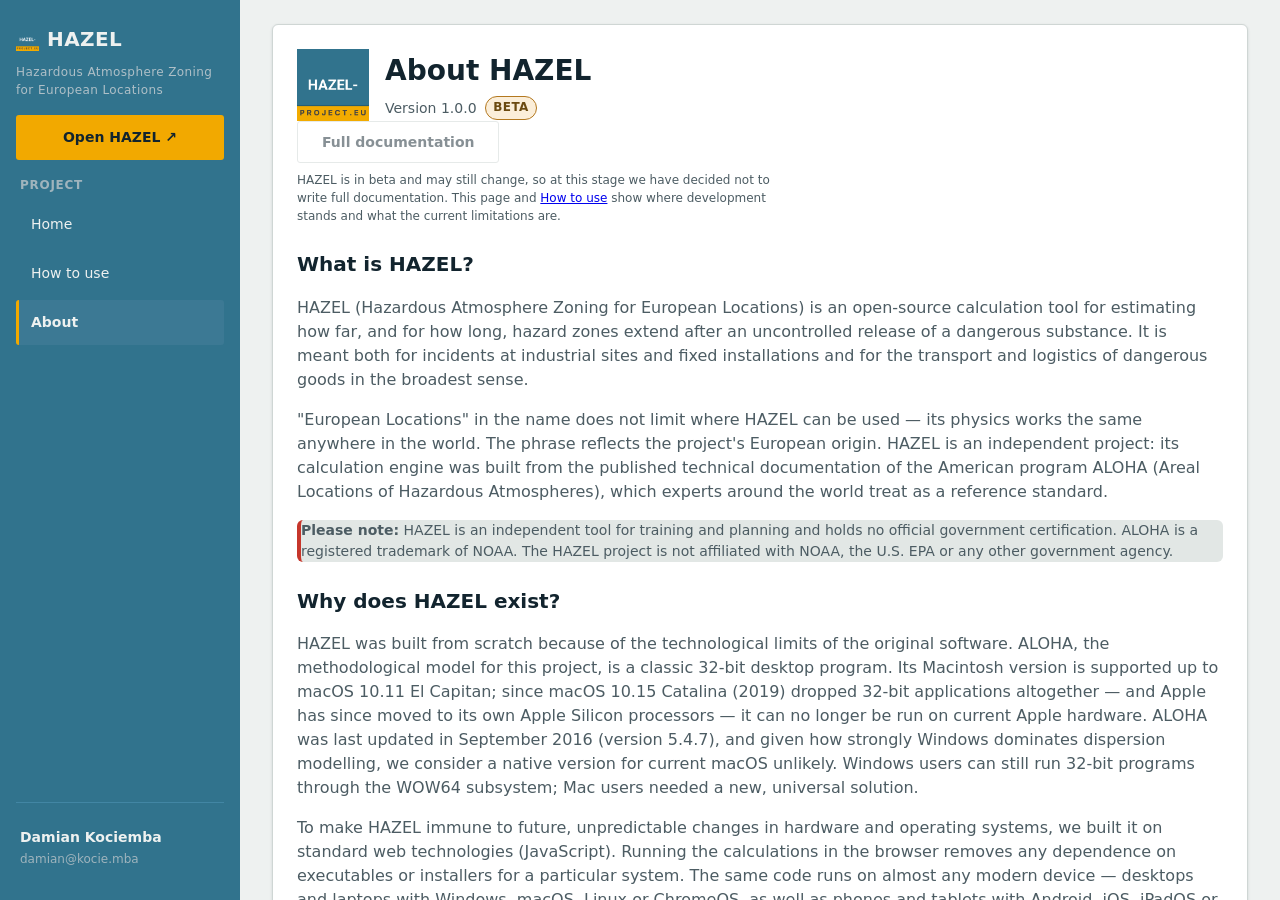
<file: about.html>
<!DOCTYPE html>
<html lang="en">
<head>
  <meta charset="UTF-8" />
  <meta name="viewport" content="width=device-width, initial-scale=1.0" />
  <title>About HAZEL — open-source ALOHA alternative: accuracy, methods, limitations</title>
  <meta name="description" content="What HAZEL is, why it exists, how closely it reproduces NOAA's ALOHA (about 250 values from nearly 100 side-by-side runs), what it can model, its known simplifications, and the published sources it is built on." />
  <!-- NOTE (2026-10-05): canonical / og:url now point at hazel-project.eu,
       where the standalone pages live next to the new home page. This same
       file is also served by the app (lab.hazel-project.eu/about.html — the
       in-app "About" view fetches it, see staticPageLoader.js); that copy
       then names hazel-project.eu as the original, which is the right
       signal for search engines (one page ranks, not two). -->
  <link rel="canonical" href="https://hazel-project.eu/about.html" />
  <meta name="robots" content="index, follow" />
  <meta property="og:type" content="website" />
  <meta property="og:url" content="https://hazel-project.eu/about.html" />
  <meta property="og:title" content="About HAZEL — open-source ALOHA alternative" />
  <meta property="og:description" content="How closely HAZEL reproduces ALOHA, what it models, its known simplifications and its published sources." />
  <meta property="og:image" content="https://hazel-project.eu/assets/hazel_logo.png" />
  <meta name="theme-color" content="#31738d" />
  <link rel="icon" href="assets/hazel_logo.png" type="image/png" />
  <link rel="apple-touch-icon" href="assets/hazel_logo.png" />
  <link rel="stylesheet" href="css/tokens.css" />
  <link rel="stylesheet" href="css/layout.css" />
  <link rel="stylesheet" href="css/components.css" />
  <link rel="stylesheet" href="css/site.css" />

  <!-- Structured data. Content of this page is also shown inside the app:
       pageAbout.js loads the element marked data-app-content below
       (staticPageLoader.js), so this file is the single source of the text. -->
  <script type="application/ld+json">
  {
    "@context": "https://schema.org",
    "@graph": [
      {
        "@type": "AboutPage",
        "name": "About HAZEL",
        "url": "https://hazel-project.eu/about.html",
        "about": {
          "@type": "SoftwareApplication",
          "name": "HAZEL",
          "alternateName": "Hazardous Atmosphere Zoning for European Locations",
          "url": "https://lab.hazel-project.eu/",
          "applicationCategory": "SecurityApplication",
          "operatingSystem": "Any (web browser; installable as a PWA)",
          "isAccessibleForFree": true,
          "softwareVersion": "1.0.0"
        }
      },
      {
        "@type": "FAQPage",
        "mainEntity": [
          {
            "@type": "Question",
            "name": "What is HAZEL?",
            "acceptedAnswer": { "@type": "Answer", "text": "HAZEL (Hazardous Atmosphere Zoning for European Locations) is a free, open-source tool for estimating the extent of hazard zones after an accidental release of a dangerous substance — toxic gas clouds, flammable clouds, fires and vapour cloud explosions. It is built on the published technical documentation of NOAA's ALOHA." }
          },
          {
            "@type": "Question",
            "name": "How accurate is HAZEL compared with ALOHA?",
            "acceptedAnswer": { "@type": "Answer", "text": "In about 250 values from nearly 100 side-by-side runs, Gaussian dispersion, inversions, elevated sources, BLEVE fireballs and release rates agree with ALOHA to within a few per cent; fires, flammable areas and vapour cloud explosions within about 10 per cent. HAZEL's heavy-gas zones are systematically 5–20 per cent shorter than ALOHA's." }
          },
          {
            "@type": "Question",
            "name": "Does HAZEL run on a Mac?",
            "acceptedAnswer": { "@type": "Answer", "text": "Yes. HAZEL runs in any modern web browser — on Windows, macOS (including Apple Silicon), Linux, ChromeOS, Android and iOS/iPadOS — and can be installed as an app that works offline." }
          }
        ]
      }
    ]
  }
  </script>
</head>
<body>

  <!-- Top bar shown ONLY on mobile (see layout.css) -->
  <header class="app-topbar">
    <button class="app-topbar__hamburger" aria-label="Open menu" aria-expanded="false" aria-controls="app-sidebar">☰</button>
    <span class="app-topbar__brand">
      <span class="app-topbar__brand-row">HAZEL</span>
      <span class="app-topbar__brand-sub">Hazardous Atmosphere Zoning for European Locations</span>
    </span>
    <img src="assets/hazel_logo.png" alt="" aria-hidden="true" class="app-topbar__logo" />
  </header>

  <div class="app-shell" data-drawer="closed">

    <div class="app-sidebar-scrim"></div>

    <nav class="app-sidebar" id="app-sidebar" aria-label="Main navigation">
      <div class="app-sidebar__header">
        <a class="app-sidebar__brand" href="https://hazel-project.eu/">
          <span class="app-sidebar__brand-row">
            <img src="assets/hazel_logo.png" alt="" aria-hidden="true" class="app-sidebar__brand-icon" />
            HAZEL
          </span>
          <span class="app-sidebar__brand-sub">Hazardous Atmosphere Zoning for European Locations</span>
        </a>
        <button class="app-sidebar__close" aria-label="Close menu" type="button">✕</button>
      </div>

      <a class="app-sidebar__cta" href="https://lab.hazel-project.eu/" target="_blank" rel="noopener">Open HAZEL ↗</a>

      <div class="app-sidebar__scroll">
        <div class="app-sidebar__group">
          <h2 class="app-sidebar__group-title">Project</h2>
          <ul class="app-sidebar__nav">
            <li><a class="app-sidebar__link" href="https://hazel-project.eu/">Home</a></li>
            <li><a class="app-sidebar__link" href="how-to-use.html">How to use</a></li>
            <li><a class="app-sidebar__link" href="about.html" aria-current="page">About</a></li>
          </ul>
        </div>
      </div>

      <div class="app-sidebar__footer">
        <a class="app-sidebar__contact" href="mailto:damian@kocie.mba">
          <span class="app-sidebar__contact-name">Damian Kociemba</span>
          <span class="app-sidebar__contact-email">damian@kocie.mba</span>
        </a>
      </div>
    </nav>

    <main class="app-main">
    <div class="page-container" data-app-content>

      <div class="panel">
        <div class="about-hero">
          <img src="assets/hazel_logo.png" alt="HAZEL logo" class="about-hero__logo" />
          <div>
            <h1>About HAZEL</h1>
            <p class="about-hero__version">Version 1.0.0 <span class="badge badge--beta">Beta</span></p>
          </div>
        </div>

        <div class="docs-placeholder">
          <button type="button" class="btn btn--secondary" disabled aria-describedby="docs-placeholder-note-about">Full documentation</button>
          <p class="docs-placeholder__note" id="docs-placeholder-note-about">
            HAZEL is in beta and may still change, so at this stage we have
            decided not to write full documentation. This page and
            <a href="how-to-use.html">How to use</a> show where development stands and what the
            current limitations are.
          </p>
        </div>

        <h2>What is HAZEL?</h2>
        <p>
          HAZEL (Hazardous Atmosphere Zoning for European Locations) is an
          open-source calculation tool for estimating how far, and for how
          long, hazard zones extend after an uncontrolled release of a
          dangerous substance. It is meant both for incidents at industrial
          sites and fixed installations and for the transport and logistics
          of dangerous goods in the broadest sense.
        </p>
        <p>
          "European Locations" in the name does not limit where HAZEL can be
          used — its physics works the same anywhere in the world. The phrase
          reflects the project's European origin. HAZEL is an independent
          project: its calculation engine was built from the published
          technical documentation of the American program ALOHA (Areal
          Locations of Hazardous Atmospheres), which experts around the world
          treat as a reference standard.
        </p>
        <div class="disclaimer-block">
          <p>
            <strong>Please note:</strong> HAZEL is an independent tool for
            training and planning and holds no official government
            certification. ALOHA is a registered trademark of NOAA. The HAZEL
            project is not affiliated with NOAA, the U.S. EPA or any other
            government agency.
          </p>
        </div>

        <h2>Why does HAZEL exist?</h2>
        <p>
          HAZEL was built from scratch because of the technological limits of
          the original software. ALOHA, the methodological model for this
          project, is a classic 32-bit desktop program. Its Macintosh version
          is supported up to macOS 10.11 El Capitan; since macOS 10.15
          Catalina (2019) dropped 32-bit applications altogether — and Apple
          has since moved to its own Apple Silicon processors — it can no
          longer be run on current Apple hardware. ALOHA was last updated in
          September 2016 (version 5.4.7), and given how strongly Windows
          dominates dispersion modelling, we consider a native version for
          current macOS unlikely. Windows users can still run 32-bit programs
          through the WOW64 subsystem; Mac users needed a new, universal
          solution.
        </p>
        <p>
          To make HAZEL immune to future, unpredictable changes in hardware
          and operating systems, we built it on standard web technologies
          (JavaScript). Running the calculations in the browser removes any
          dependence on executables or installers for a particular system.
          The same code runs on almost any modern device — desktops and
          laptops with Windows, macOS, Linux or ChromeOS, as well as phones
          and tablets with Android, iOS, iPadOS or HarmonyOS. As a
          Progressive Web App (PWA), HAZEL can be installed with its own icon
          on the home screen and then works fully offline; the whole
          application is smaller than 10 MiB.
        </p>
      </div>

      <div class="panel">
        <h2 id="accuracy">How accurate is HAZEL?</h2>
        <p>
          We tested HAZEL extensively by running the same scenarios in ALOHA
          (version 5.4.7, the program's last release) and in HAZEL and
          comparing the results. HAZEL is nevertheless still
          labelled "beta". If you would like to contribute — in particular if
          you have access to source material that could make the calculations
          currently implemented in simplified form more exact (see "Known
          simplifications" below) — please get in touch on our
          <a href="https://github.com/kociembadamian/HAZEL" target="_blank" rel="noopener">GitHub</a> or at
          <a href="mailto:damian@kocie.mba">damian@kocie.mba</a>.
        </p>
        <p>
          How closely HAZEL reproduces ALOHA's calculations, and where each
          model's limits lie, is summarised in the table below. It is the
          result of comparing more than 250 physical values computed in
          nearly 100 independent test runs. A ratio of 1.00× means HAZEL and
          ALOHA give the same result; 0.90× means HAZEL's value is 10% lower.
        </p>

        <div class="library-table-wrap">
          <table class="library-table">
            <thead>
              <tr><th>#</th><th>Area</th><th>Tests (internal ID)</th><th>Values compared</th><th>Range</th><th>Typical</th><th>Agreement</th></tr>
            </thead>
            <tbody>
              <tr><td>1</td><td>Puddle evaporation, liquids (acetone, methanol, toluene, benzene, MEK; sunshine, ground types)</td><td>P, M, B, T, S, P5/P6, P1, R1/R2</td><td>25</td><td>rate 0.94–1.10; 1-hour total 0.93–1.01</td><td>1.01× / 0.96×</td><td>±5%</td></tr>
              <tr><td>2</td><td>Evaporation of a boiling puddle (chlorine)</td><td>P7/P8</td><td>4</td><td>total 0.98–1.00</td><td>0.99×</td><td>±2%</td></tr>
              <tr><td>3</td><td>Tank → spreading puddle (acetone, methanol)</td><td>4 runs</td><td>4</td><td>0.97–1.02</td><td>0.99×</td><td>±3%</td></tr>
              <tr><td>4</td><td>Tank, liquefied gas, two-phase release (chlorine, propane, ammonia; tank shapes, holes, valve)</td><td>V1/V2, T1–T3, N1, F5/F6</td><td>10</td><td>rate 0.99–1.11</td><td>1.03×</td><td>±5%</td></tr>
              <tr><td>5</td><td>Tank, compressed gas only (CO, chlorine, methane, acetylene), with critical constants</td><td>C1–C4, G1–G3, A1, J1</td><td>27</td><td>mass 1.00; released 1.00–1.04</td><td>1.00×</td><td>±2%</td></tr>
              <tr><td>6</td><td>Gaussian plume, point source (classes A–F, urban terrain)</td><td>K1–K7</td><td>15</td><td>0.99–1.00</td><td>1.00×</td><td>±1%</td></tr>
              <tr><td>7</td><td>Gaussian plume, inversion</td><td>I0–I3</td><td>12</td><td>0.97–1.02</td><td>1.00×</td><td>±3%</td></tr>
              <tr><td>8</td><td>Gaussian plume, elevated source (10 / 30 m)</td><td>E1/E2</td><td>5</td><td>1.00–1.01</td><td>1.00×</td><td>±1%</td></tr>
              <tr><td>9</td><td>Zone width (from KML export)</td><td>W1/W2</td><td>3</td><td>0.93–0.96</td><td>0.94×</td><td>−4…−7%</td></tr>
              <tr><td>10</td><td>Gaussian plume, puddle as an area source</td><td>P, M, B, T, K6, P1, R1/R2</td><td>22</td><td>0.80–1.36 near the source; otherwise 0.88–1.10</td><td>1.02×</td><td>±10%</td></tr>
              <tr><td>11</td><td>Heavy gas (chlorine, benzene, CO, acetylene; continuous, instantaneous, puddles, tanks, urban terrain)</td><td>H, U, G, C, T, V, A1…</td><td>~60</td><td>0.71–1.27</td><td>0.89×</td><td>−5…−20% (systematic)</td></tr>
              <tr><td>12</td><td>Choice of model: Gaussian or heavy gas</td><td>all</td><td>26</td><td>25 of 26 identical</td><td>—</td><td>96%</td></tr>
              <tr><td>13</td><td>Indoor concentration (air exchange rate, indoor peak)</td><td>B1/B2, W1, I0</td><td>6</td><td>1.00–1.04</td><td>1.02×</td><td>±4%</td></tr>
              <tr><td>14</td><td>BLEVE fireball</td><td>F3/F4</td><td>6</td><td>0.99–1.00</td><td>1.00×</td><td>±1%</td></tr>
              <tr><td>15</td><td>Jet fire (two-phase propane, methane gas)</td><td>F5/F6, J1a/b</td><td>12</td><td>0.90–1.10</td><td>1.01×</td><td>±10%</td></tr>
              <tr><td>16</td><td>Pool fire (toluene)</td><td>F1/F2</td><td>6</td><td>0.88–0.94</td><td>0.92×</td><td>−6…−12%</td></tr>
              <tr><td>17</td><td>Flammable area (60% / 10% LEL)</td><td>propane, methane, butane, acetone</td><td>17</td><td>0.88–1.10</td><td>0.95×</td><td>±10%</td></tr>
              <tr><td>18</td><td>Vapour cloud explosion (VCE)</td><td>V2/V4/V6, R2</td><td>8</td><td>0.91–1.09</td><td>1.03×</td><td>±9%</td></tr>
            </tbody>
          </table>
        </div>

        <p>
          The number of test runs differs between areas because of how the
          validation was done. Where few runs were needed, high agreement on
          edge cases (substances with extreme physical and chemical
          properties) confirmed the algorithms quickly and unambiguously.
          Where the table shows many runs, the engine's sensitivity had to be
          examined iteratively: the large number is the direct result of
          tracking down the causes of (sometimes considerable) differences,
          which let us test each hypothesis before accepting it.
        </p>
        <div class="disclaimer-block">
          <p>
            <strong>Responsibility:</strong> despite the high agreement, the
            authors accept no liability for decisions made on the basis of
            HAZEL's results. Treat the program as a training and planning aid
            that supports professional judgement — not as the sole basis for
            action during a real incident.
          </p>
        </div>
      </div>

      <div class="panel">
        <h2>What HAZEL can model</h2>
        <ul>
          <li><strong>Release rate (source strength)</strong> — a direct
            release with a known rate, optionally from a height above the
            ground; an evaporating puddle of known area; a damaged tank
            (horizontal or vertical cylinder, sphere; round or rectangular
            hole, short pipe or valve) holding a liquid, a gas liquefied under
            pressure (two-phase release) or a compressed gas only. A liquid
            leaking from a tank forms a spreading puddle whose evaporation
            enters the air. For compressed gases HAZEL can correct the tank's
            contents for real-gas behaviour. (Table rows 1–5.)</li>
          <li><strong>Toxic gas dispersion (Gaussian plume)</strong> — the
            basis of most atmospheric dispersion tools, for gases that mix
            with the air about as fast as the wind spreads them. Includes
            low-level inversions, elevated sources and puddles as area
            sources. (Rows 6–10.)</li>
          <li><strong>Heavy gas dispersion</strong> — gases dense enough that
            near the source gravity dominates over wind mixing (for example
            chlorine, LPG, or a compressed gas that cools as it expands). This
            is a physically different process with its own equations, not a
            correction to the Gaussian model. (Row 11.)</li>
          <li><strong>Automatic choice of model</strong> — HAZEL decides
            between the Gaussian and heavy-gas models from the density of the
            cloud, the release rate and the wind (Richardson number). (Row 12.)</li>
          <li><strong>Flammable area (flash fire)</strong> — the area where
            the cloud is concentrated enough to ignite, from the same
            dispersion calculation. (Row 17.)</li>
          <li><strong>Vapour cloud explosion (VCE) overpressure</strong> — the
            effects of a flammable cloud that ignites after it has spread. The
            flammable mass is calculated automatically from the dispersing
            cloud instead of having to be entered by hand. (Row 18.)</li>
          <li><strong>BLEVE fireball</strong> — thermal radiation after the
            immediate ignition of a pressurised tank that ruptures. (Row 14.)</li>
          <li><strong>Pool fire and jet fire</strong> — thermal radiation from
            a burning pool of liquid or a burning jet of escaping gas. The
            tilted, frustum-shaped jet flame and its view factor follow
            Chamberlain's (1987) geometry directly, without simplified
            substitute shapes. (Rows 15–16.)</li>
          <li><strong>Indoor concentration (infiltration)</strong> — how much
            of the outdoor cloud reaches the inside of a nearby building, for
            a shelter-in-place decision, from the building's size, height and
            exposure to the wind, or from a known air exchange rate. (Row 13.)</li>
        </ul>

        <h2>Further features</h2>
        <ul>
          <li><strong>Map view</strong> — all zones drawn on OpenStreetMap,
            the concentration at any point you click, and export to KML for
            GIS software (QGIS, ArcGIS, Google Earth).</li>
          <li><strong>PDF report</strong> — inputs, results and the map in one
            printable document.</li>
          <li><strong>Chemical library</strong> — a searchable database of
            3,148 substances with their exposure thresholds (exportable as CSV
            or JSON), plus your own local entries that can add missing
            physical properties or whole new substances.</li>
          <li><strong>Saving and loading scenarios</strong> — entirely on your
            own device.</li>
          <li><strong>Fully offline</strong> — once loaded, HAZEL needs no
            network connection.</li>
        </ul>
      </div>

      <div class="panel">
        <h2 id="known-simplifications">Known simplifications of the current version</h2>
        <p>These are the places where HAZEL knowingly differs from ALOHA or simplifies:</p>
        <ul>
          <li><strong>Heavy gas zones are 5–20% shorter than ALOHA's</strong>
            (row 11), most of all for small sources at distances under about
            100 m and for the outermost (lowest) threshold. Keep a safety
            margin when using heavy-gas results.</li>
          <li><strong>Flashing ammonia</strong> — ALOHA treats the cold
            aerosol cloud from a liquefied gas lighter than air (such as
            ammonia) as a heavy gas; HAZEL uses the Gaussian model, whose
            distances came closer to ALOHA's (within 10%). The zone outline is
            narrower and longer than ALOHA's (row 12).</li>
          <li><strong>Two-phase tank releases last longer</strong> than in
            ALOHA (about 1.4–1.5×) because of a slow tail while the liquid
            level passes the hole; the peak rate and the zones are not
            affected.</li>
          <li><strong>Compressed gases</strong> — without the critical
            temperature and pressure (entered in the Source step or the
            Chemical library) the tank's contents are an ideal gas, up to
            about 12% less than the real amount at high pressure. Whether a
            substance can be held as a liquid at all is judged from its
            critical temperature, estimated from the boiling point when not
            entered.</li>
          <li><strong>Heavy-gas source blanket</strong> — the dense "blanket"
            that forms when a heavy gas is released faster than the air can
            take it up is represented by its steady-state size only, not by
            ALOHA's full time-dependent mass and energy balance.</li>
          <li><strong>Releases that change over time</strong> are represented,
            as in ALOHA, by up to five steady steps; an instantaneous release
            is treated as a one-minute release.</li>
          <li><strong>Stand-alone puddles</strong> have the fixed area you
            enter (as in ALOHA); only a puddle fed by a leaking tank spreads.</li>
          <li><strong>Pool fire distances</strong> are about 8% shorter than
            ALOHA's (row 16).</li>
          <li><strong>Distances under about 10 m</strong> are unreliable in
            both tools and are not drawn.</li>
        </ul>

        <h3>What the underlying science does not account for</h3>
        <p>
          Beyond HAZEL's own code, atmospheric dispersion modelling as a
          method has limits of its own, shared by every program of this kind:
        </p>
        <ul>
          <li><strong>Combustion and chemical reactions</strong> — only the
            substance originally released is followed. Smoke, combustion
            products and reactions of the gas with moisture in the air, with
            other substances or with itself are not simulated. For substances
            that react strongly with humid air the real hazardous cloud can
            differ considerably from the substance released.</li>
          <li><strong>Particles and dusts (including radioactive ones)</strong>
            — this is a model for gases and vapours; the settling and spread
            of solid particles or liquid droplets is not represented.</li>
          <li><strong>Mixtures</strong> — every calculation and every library
            entry assumes the release of a single, pure substance.</li>
          <li><strong>Changing winds and terrain</strong> — wind speed and
            direction are taken as constant over the whole plume, and the
            ground as flat. In reality the wind speeds up, slows down and
            flows around hills, valleys and buildings in ways these models do
            not reflect.</li>
          <li><strong>Uneven ground under a puddle</strong> — the puddle is
            assumed to spread evenly on perfectly flat ground rather than
            running into hollows or down a slope; on sloping ground this can
            overestimate its area and evaporation rate.</li>
          <li><strong>Fragments</strong> — an explosion throws fragments of
            the tank and its surroundings; where they land is not
            simulated.</li>
        </ul>
      </div>

      <div class="panel">
        <h2>Methodology and sources</h2>
        <p>HAZEL's calculations are based on officially published technical documentation and literature:</p>
        <ul>
          <li><strong>ALOHA 5.4.4 Technical Documentation</strong> (NOAA
            Technical Memorandum NOS OR&amp;R 43, 2013) — the main source for
            the dispersion, release-rate, thermal radiation, overpressure and
            indoor infiltration models.</li>
          <li><strong>Chamberlain, G.A. (1987)</strong>, Developments in
            Design Methods for Predicting Thermal Radiation from Flares, Chem.
            Eng. Res. Des. 65, 299–309 — the original source of the jet fire
            flame geometry, used directly to check and correct a
            transcription error in one of the formulas in the ALOHA
            documentation.</li>
          <li><strong>Havens, J. and Spicer, T.O. (1985)</strong>, Development
            of an Atmospheric Dispersion Model for Heavier-Than-Air Gas
            Mixtures, Volume I — U.S. Coast Guard report (DTIC ADA171522),
            used to confirm heavy-gas constants that the NOAA summary names
            but does not give.</li>
          <li><strong>Spicer, T.O. and Havens, J. (1989)</strong>, User's
            Guide for the DEGADIS 2.1 Dense Gas Dispersion Model, U.S. EPA,
            EPA-450/4-89-019 — the updated reference edition of the DEGADIS
            heavy-gas model.</li>
          <li><strong>Smith, J.M., Van Ness, H.C. and Abbott, M.M.</strong>,
            Introduction to Chemical Engineering Thermodynamics — the Pitzer
            correlation used for the real-gas correction of compressed
            gases; the acentric factor is estimated with Edmister's method
            when not entered.</li>
          <li><strong>U.S. Department of Energy Protective Action Criteria
            (PAC)</strong> — the AEGL, ERPG and TEEL exposure thresholds that
            form HAZEL's chemical database.</li>
          <li><strong>Side-by-side comparison with ALOHA</strong> — nearly 100
            scenarios run in both programs (see the table above), used to
            confirm each model and, where the documentation leaves room for
            interpretation, to choose the reading that reproduces ALOHA. The
            formulas come from the 5.4.4 Technical Documentation listed
            above; the program used for the comparisons is version 5.4.7.</li>
        </ul>
      </div>

      <div class="panel">
        <h2 id="thank-you">Thank you</h2>
        <p>As the authors of HAZEL, we thank:</p>
        <ul>
          <li>the team behind ALOHA (NOAA, U.S. EPA, U.S. Coast Guard), for
            publishing the technical documentation that made an independent,
            open implementation possible;</li>
          <li>the OpenStreetMap community, for the map data;</li>
          <li>MET Norway, for providing weather forecast data free of charge.
            In the version we host we do not connect to their API directly —
            to avoid loading their servers and to protect users' privacy —
            but the <a href="https://github.com/kociembadamian/HAZEL" target="_blank" rel="noopener">project repository</a> contains full documentation for
            enabling this feature yourself.</li>
        </ul>
        <p>As the initiator of HAZEL, I thank everyone who took part in creating it and supported it at every stage:</p>
        <ul>
          <li>Krzysztof Rabiej;</li>
        </ul>
      </div>

    </div>

    <footer class="static-footer">
      HAZEL · free and open source ·
      <a href="https://lab.hazel-project.eu/" target="_blank" rel="noopener">Open the app</a> ·
      <a href="how-to-use.html">How to use</a> ·
      <a href="mailto:damian@kocie.mba">damian@kocie.mba</a>
    </footer>
    </main>
  </div>

  <script src="js/site.js"></script>
</body>
</html>
</file>
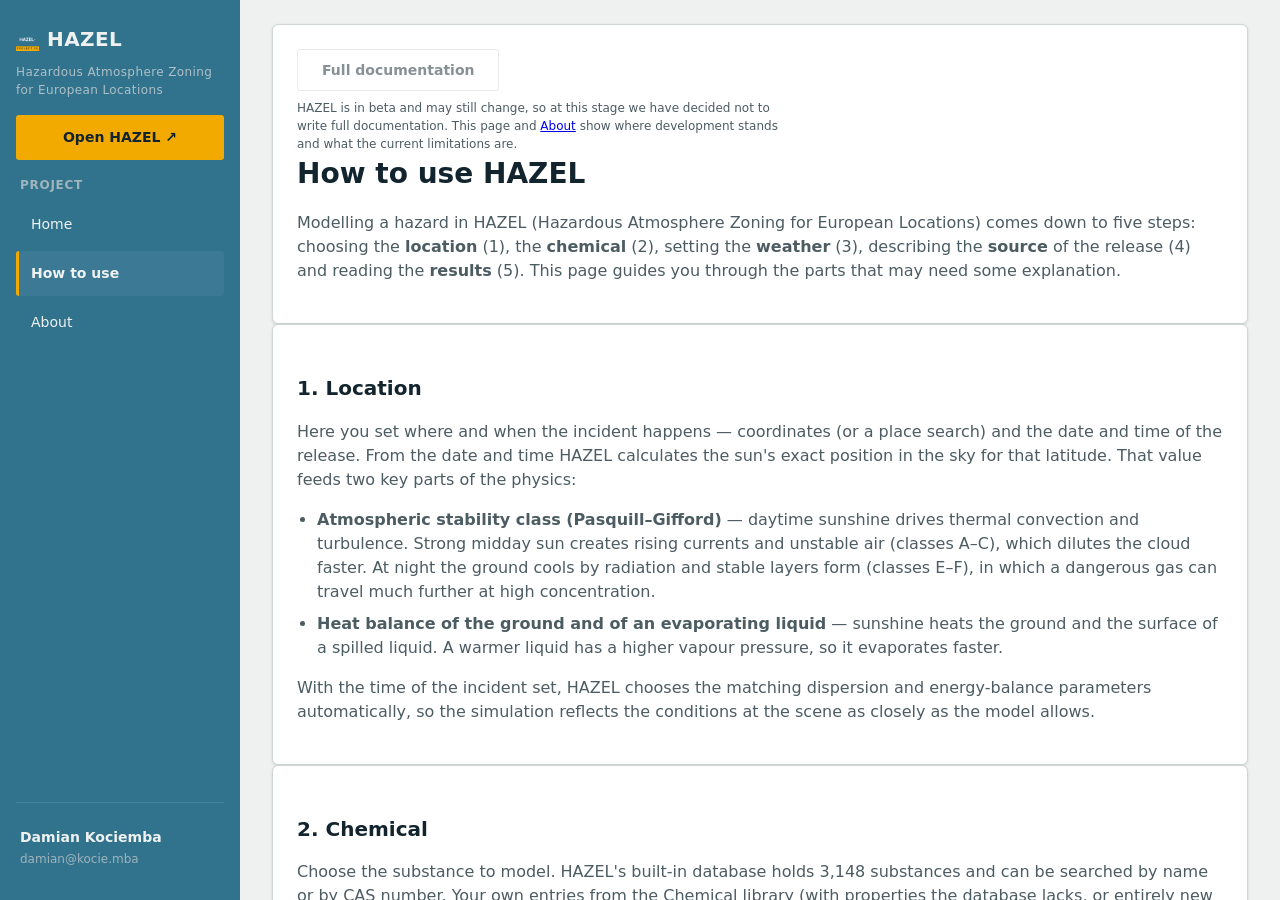
<file: how-to-use.html>
<!DOCTYPE html>
<html lang="en">
<head>
  <meta charset="UTF-8" />
  <meta name="viewport" content="width=device-width, initial-scale=1.0" />
  <title>How to use HAZEL — step-by-step guide to chemical release modelling</title>
  <meta name="description" content="A step-by-step guide to HAZEL, the open-source ALOHA alternative: location and time, choosing a chemical and thresholds, weather and stability, release sources (direct, puddle, tank), threat zones, fire and explosion, and indoor concentration." />
  <!-- NOTE (2026-10-05): canonical / og:url now point at hazel-project.eu —
       see the note in about.html. -->
  <link rel="canonical" href="https://hazel-project.eu/how-to-use.html" />
  <meta name="robots" content="index, follow" />
  <meta property="og:type" content="website" />
  <meta property="og:url" content="https://hazel-project.eu/how-to-use.html" />
  <meta property="og:title" content="How to use HAZEL" />
  <meta property="og:description" content="Step-by-step guide to modelling a chemical release with HAZEL." />
  <meta property="og:image" content="https://hazel-project.eu/assets/hazel_logo.png" />
  <meta name="theme-color" content="#31738d" />
  <link rel="icon" href="assets/hazel_logo.png" type="image/png" />
  <link rel="apple-touch-icon" href="assets/hazel_logo.png" />
  <link rel="stylesheet" href="css/tokens.css" />
  <link rel="stylesheet" href="css/layout.css" />
  <link rel="stylesheet" href="css/components.css" />
  <link rel="stylesheet" href="css/site.css" />

  <!-- The content marked data-app-content below is also shown inside the
       app (pageSettings.js → staticPageLoader.js): this file is the single
       source of the "How to use" text. -->
  <script type="application/ld+json">
  {
    "@context": "https://schema.org",
    "@type": "HowTo",
    "name": "How to model a hazardous chemical release with HAZEL",
    "description": "Five steps from an incident to threat zones on a map.",
    "tool": { "@type": "HowToTool", "name": "HAZEL (web browser, works offline)" },
    "step": [
      { "@type": "HowToStep", "position": 1, "name": "Location", "text": "Set where and when the release happens; the date and time give the sun's position, which drives atmospheric stability and puddle heating." },
      { "@type": "HowToStep", "position": 2, "name": "Chemical", "text": "Search 3,148 substances by name or CAS number and choose the exposure thresholds (PAC-1, PAC-2, PAC-3) to draw." },
      { "@type": "HowToStep", "position": 3, "name": "Weather", "text": "Enter wind, temperature, cloud cover, humidity, ground roughness and any inversion, or start from a preset." },
      { "@type": "HowToStep", "position": 4, "name": "Source", "text": "Describe the release: a direct release, an evaporating puddle or a damaged tank. HAZEL computes the release rate and chooses the dispersion model." },
      { "@type": "HowToStep", "position": 5, "name": "Results", "text": "Read the threat zones on the map, check the concentration at any point, export KML or a PDF report, and optionally model fire, explosion and indoor concentration." }
    ]
  }
  </script>
</head>
<body>

  <!-- Top bar shown ONLY on mobile (see layout.css) -->
  <header class="app-topbar">
    <button class="app-topbar__hamburger" aria-label="Open menu" aria-expanded="false" aria-controls="app-sidebar">☰</button>
    <span class="app-topbar__brand">
      <span class="app-topbar__brand-row">HAZEL</span>
      <span class="app-topbar__brand-sub">Hazardous Atmosphere Zoning for European Locations</span>
    </span>
    <img src="assets/hazel_logo.png" alt="" aria-hidden="true" class="app-topbar__logo" />
  </header>

  <div class="app-shell" data-drawer="closed">

    <div class="app-sidebar-scrim"></div>

    <nav class="app-sidebar" id="app-sidebar" aria-label="Main navigation">
      <div class="app-sidebar__header">
        <a class="app-sidebar__brand" href="https://hazel-project.eu/">
          <span class="app-sidebar__brand-row">
            <img src="assets/hazel_logo.png" alt="" aria-hidden="true" class="app-sidebar__brand-icon" />
            HAZEL
          </span>
          <span class="app-sidebar__brand-sub">Hazardous Atmosphere Zoning for European Locations</span>
        </a>
        <button class="app-sidebar__close" aria-label="Close menu" type="button">✕</button>
      </div>

      <a class="app-sidebar__cta" href="https://lab.hazel-project.eu/" target="_blank" rel="noopener">Open HAZEL ↗</a>

      <div class="app-sidebar__scroll">
        <div class="app-sidebar__group">
          <h2 class="app-sidebar__group-title">Project</h2>
          <ul class="app-sidebar__nav">
            <li><a class="app-sidebar__link" href="https://hazel-project.eu/">Home</a></li>
            <li><a class="app-sidebar__link" href="how-to-use.html" aria-current="page">How to use</a></li>
            <li><a class="app-sidebar__link" href="about.html">About</a></li>
          </ul>
        </div>
      </div>

      <div class="app-sidebar__footer">
        <a class="app-sidebar__contact" href="mailto:damian@kocie.mba">
          <span class="app-sidebar__contact-name">Damian Kociemba</span>
          <span class="app-sidebar__contact-email">damian@kocie.mba</span>
        </a>
      </div>
    </nav>

    <main class="app-main">
    <div class="page-container" data-app-content>

      <div class="panel">
        <div class="docs-placeholder">
          <button type="button" class="btn btn--secondary" disabled aria-describedby="docs-placeholder-note-howto">Full documentation</button>
          <p class="docs-placeholder__note" id="docs-placeholder-note-howto">
            HAZEL is in beta and may still change, so at this stage we have
            decided not to write full documentation. This page and
            <a href="about.html">About</a> show where development stands and what the
            current limitations are.
          </p>
        </div>

        <h1>How to use HAZEL</h1>
        <p>
          Modelling a hazard in HAZEL (Hazardous Atmosphere Zoning for
          European Locations) comes down to five steps: choosing the
          <strong>location</strong> (1), the <strong>chemical</strong> (2),
          setting the <strong>weather</strong> (3), describing the
          <strong>source</strong> of the release (4) and reading the
          <strong>results</strong> (5). This page guides you through the
          parts that may need some explanation.
        </p>
      </div>

      <div class="panel">
        <h2>1. Location</h2>
        <p>
          Here you set where and when the incident happens — coordinates (or
          a place search) and the date and time of the release. From the date
          and time HAZEL calculates the sun's exact position in the sky for
          that latitude. That value feeds two key parts of the physics:
        </p>
        <ul>
          <li><strong>Atmospheric stability class (Pasquill–Gifford)</strong>
            — daytime sunshine drives thermal convection and turbulence.
            Strong midday sun creates rising currents and unstable air
            (classes A–C), which dilutes the cloud faster. At night the ground
            cools by radiation and stable layers form (classes E–F), in which
            a dangerous gas can travel much further at high
            concentration.</li>
          <li><strong>Heat balance of the ground and of an evaporating
            liquid</strong> — sunshine heats the ground and the surface of a
            spilled liquid. A warmer liquid has a higher vapour pressure, so
            it evaporates faster.</li>
        </ul>
        <p>
          With the time of the incident set, HAZEL chooses the matching
          dispersion and energy-balance parameters automatically, so the
          simulation reflects the conditions at the scene as closely as the
          model allows.
        </p>
      </div>

      <div class="panel">
        <h2>2. Chemical</h2>
        <p>
          Choose the substance to model. HAZEL's built-in database holds
          3,148 substances and can be searched by name or by CAS number. Your
          own entries from the Chemical library (with properties the
          database lacks, or entirely new substances) appear in the search
          too. The key terms shown for each substance:
        </p>
        <ul>
          <li><strong>Name and formula</strong> — the official chemical name
            and the molecular formula.</li>
          <li><strong>CAS number (CAS Registry Number)</strong> — the unique
            international identifier assigned by the Chemical Abstracts
            Service. Searching by CAS number is the safest way to identify a
            substance: it rules out confusion caused by trade names, common
            names or language differences (for example 83-32-9 for
            acenaphthene).</li>
          <li><strong>Molar mass (M, g/mol)</strong> — the mass of one mole
            of the substance. It sets how dense the gas is compared with air
            (average molar mass about 28.97 g/mol). A gas heavier than air
            may behave as a heavy gas — it slumps under gravity and spreads
            sideways along the ground, which needs separate equations that
            account for suppressed vertical mixing. Molar mass alone does
            not decide this, however: the final choice between the
            <em>Gaussian plume</em> and the <em>heavy gas</em> model is made
            in the Source step, from the density of the cloud (including how
            cold it is), the release rate and the wind. A small release of a
            heavy gas can still disperse as a Gaussian plume, and a gas
            lighter than air can behave as a heavy gas if it leaves the
            source very cold.</li>
          <li><strong>Exposure thresholds PAC-1, PAC-2, PAC-3 (Protective
            Action Criteria)</strong> — airborne concentration thresholds
            (in ppm or mg/m³) compiled by the U.S. Department of Energy for
            emergency planning. PAC combines three recognised toxicological
            standards (AEGL, ERPG and TEEL) into one three-tier hierarchy of
            health effects for a 60-minute exposure:
            <ul>
              <li><strong>PAC-1</strong> — above this, the general population
                may experience mild, transient discomfort, irritation or a
                noticeable odour; the effects are not permanent and pass once
                the person leaves the area;</li>
              <li><strong>PAC-2</strong> — above this, serious or irreversible
                health effects may occur, or symptoms that impair the ability
                to escape (for example strong eye burning, shortness of
                breath, disorientation);</li>
              <li><strong>PAC-3</strong> — above this, there is a direct threat
                to life or a risk of irreversible, often fatal, health
                effects.</li>
            </ul>
            You can choose which of the three thresholds are drawn as zones.</li>
        </ul>
      </div>

      <div class="panel">
        <h2>3. Weather</h2>
        <p>
          Atmospheric conditions — above all wind speed and the stability of
          the air — are key inputs to the dispersion model. They decide how
          fast, how far and in which direction the cloud travels, and how
          quickly it is diluted.
        </p>

        <h3>Ways to enter the weather</h3>
        <ul>
          <li><strong>Enter conditions manually</strong> — the default. Enter
            any observed or hypothetical conditions. Works fully offline,
            which makes it ideal for training, exercises and "what-if"
            analyses (how a forecast change would alter the zones).</li>
          <li><strong>Use current conditions</strong> — in the hosted public
            version this shows "Not available — this installation has no
            weather relay configured". It is switched off on purpose, for
            security, for users' privacy and to avoid loading external API
            servers. The <a href="https://github.com/kociembadamian/HAZEL" target="_blank" rel="noopener">project repository</a> and documentation contain full
            instructions for setting up your own weather relay and
            connecting HAZEL to a weather station or forecast API.</li>
        </ul>

        <h3>Quick presets</h3>
        <p>To speed up work and compare extreme cases quickly, three presets are available:</p>
        <ul>
          <li><strong>Typical day</strong> — moderate wind (5 m/s), partly
            cloudy, 15 °C, neutral stability.</li>
          <li><strong>Worst case</strong> — the least favourable conditions
            for safety: light wind (1.5 m/s), clear night, 5 °C, very stable
            air and a low inversion (100 m). The gas disperses most slowly, so
            the toxic zones reach furthest.</li>
          <li><strong>Windy day</strong> — strong wind (10 m/s), overcast; the
            cloud moves fast but is also mixed and diluted strongly.</li>
        </ul>
        <p class="field__hint">
          Choosing a preset fills in all the fields. Changing any field
          afterwards removes the preset's highlight, to show that your own
          combination is now in use.
        </p>

        <h3>The inputs</h3>
        <ul>
          <li><strong>Wind speed</strong> — sets how fast the cloud travels.
            Enter it in m/s, km/h, mph or knots.</li>
          <li><strong>Wind blowing from</strong> — the direction the wind
            comes <em>from</em> (degrees 0–360 or a compass point such as SW).
            The cloud moves the opposite way (downwind): with a wind from the
            south-west (225°) the zone extends towards the north-east
            (45°).</li>
          <li><strong>Measurement height</strong> — the height at which the
            wind was measured; 10 m for standard weather stations and masts.
            HAZEL uses it to work out the wind speed at the heights the
            models need, taking ground roughness into account.</li>
          <li><strong>Air temperature</strong> — in °C or °F. It affects the
            heat balance of a puddle, the vapour pressure of an evaporating
            substance and the density of the gas relative to air.</li>
          <li><strong>Cloud cover</strong> — in oktas, from 0/8 (clear sky) to
            8/8 (overcast). Together with the sun's elevation it determines
            the stability class.</li>
          <li><strong>Relative humidity</strong> — in %. It is used in the
            heat balance of an evaporating puddle and in how much thermal
            radiation from a fire the air absorbs. HAZEL does not model
            reactions of a substance with moisture (see About).</li>
          <li><strong>Time of day</strong> — Daytime or Night. If the
            Location step has coordinates and a time, HAZEL calculates the
            sun's elevation itself and <strong>ignores this switch</strong>,
            to avoid a physical contradiction. To force a particular time of
            day, change the time in the Location step.</li>
          <li><strong>Ground roughness (z<sub>0</sub>)</strong> — how much the
            ground slows the air:
            <ul>
              <li><strong>Open country</strong> (z<sub>0</sub> = 0.03 m) — flat
                land, meadows, farmland without obstacles;</li>
              <li><strong>Urban or forest</strong> (z<sub>0</sub> = 1.0 m) —
                industrial areas, housing, dense forest; strong turbulence
                near the ground and faster dispersion;</li>
              <li><strong>Open water</strong> — roughness changes with wind
                speed (waves);</li>
              <li><strong>Custom value</strong> — enter z<sub>0</sub> for
                specific terrain.</li>
            </ul></li>
          <li><strong>Low-level inversion</strong> — None or Present, with
            its height. An inversion acts as a lid: warmer air above cooler
            air stops the gas from mixing upwards and traps it near the
            ground, which can raise concentrations far downwind
            considerably. It is applied in the Gaussian model; a heavy gas
            stays near the ground anyway.</li>
        </ul>

        <h3>Derived conditions</h3>
        <p>As you type, the Derived conditions panel shows the values that will go into the calculation:</p>
        <ul>
          <li><strong>Stability class</strong> — the Pasquill–Gifford class
            (for example D) worked out from wind speed, cloud cover and the
            sun's elevation;</li>
          <li><strong>Sun elevation</strong> — the sun's angle above the
            horizon (for example 28.4°), when the Location step has a time;</li>
          <li><strong>Wind speed</strong> in m/s and the wind direction;</li>
          <li><strong>Cloud travels toward</strong> — the direction of the
            cloud's movement (for example 45° NE for a wind from 225° SW);</li>
          <li><strong>Temperature</strong> in kelvin (for example 288.15 K);</li>
          <li><strong>Surface roughness</strong> and the
            <strong>inversion</strong> height, if any.</li>
        </ul>

        <h3>Override stability class</h3>
        <p>
          By default the stability class is <strong>determined
          automatically</strong>. You can also set a class from A to F
          yourself:
        </p>
        <ul>
          <li><strong>A</strong> — very unstable (strong vertical mixing,
            sunny day, light wind);</li>
          <li><strong>B</strong> — moderately unstable;</li>
          <li><strong>C</strong> — slightly unstable;</li>
          <li><strong>D</strong> — neutral (overcast day or night, or strong
            wind);</li>
          <li><strong>E</strong> — slightly stable (night, some cloud);</li>
          <li><strong>F</strong> — very stable (clear night, light wind — the
            worst case for dispersion).</li>
        </ul>
        <p>
          Use the override only when you have better measurements from the
          scene (for example a SODAR wind profiler or a weather station that
          measures fluctuations in wind direction), or when comparing results
          with another simulation program.
        </p>
      </div>

      <div class="panel">
        <h2>4. Source</h2>
        <p>
          The Source step describes how the dangerous substance gets into
          the air. The release rate (in kg/s) and how long it lasts are
          crucial: together with the weather, they decide the size and shape
          of the threat zones on the map. This step also chooses the
          dispersion model (Gaussian plume or heavy gas) from the computed
          physical parameters. HAZEL offers three types of release:
          <strong>Direct</strong>, <strong>Evaporating puddle</strong> and
          <strong>Ruptured tank</strong>.
        </p>

        <h3>Type 1: Direct</h3>
        <p>
          Use this when the release rate is already known (from process
          measurements or design data), or to see how sensitive the zones
          are to an assumed rate.
        </p>
        <ul>
          <li><strong>Release rate</strong> (kg/s) — the mass entering the air
            each second.</li>
          <li><strong>Duration</strong> (s) — how long the release lasts. The
            dispersion model covers releases of up to one hour (3,600 s).
            Short releases are handled as well: the cloud is then a moving
            "puff" rather than a steady plume, and concentrations far
            downwind are correspondingly lower.</li>
          <li><strong>Source height</strong> (m) — the height of the release
            point above the ground (a stack, a vent on a roof). The wind that
            carries the plume is then taken at that height.</li>
        </ul>
        <div class="disclaimer-block">
          <p>
            <strong>Physical note:</strong> the source height is used only by
            the Gaussian model. If the cloud is dense enough to be treated as
            a heavy gas, HAZEL — following ALOHA's method — treats it as
            released at ground level (0 m), since a heavy gas sinks quickly
            anyway.
          </p>
        </div>

        <h3>Computed source strength</h3>
        <p>As soon as the inputs are complete, a summary panel shows:</p>
        <ul>
          <li><strong>Rate and amount</strong> — peak and average release rate,
            total amount released and duration.</li>
          <li><strong>Density ratio and Richardson number (Ri)</strong> — HAZEL
            compares the density of the cloud with that of the air (for
            example "12.6 times denser than air") and computes the
            dimensionless Richardson number, which weighs gravity against
            the mixing caused by the wind. Above the threshold of
            <strong>1.95</strong> gravity wins: the cloud slumps and spreads
            sideways along the ground, and HAZEL switches to its heavy-gas
            calculation. (The ALOHA documentation states a threshold of 1;
            with HAZEL's way of computing Ri, 1.95 reproduces ALOHA's own
            choice of model in every comparison run.)</li>
          <li><strong>Dispersion model</strong> — set to
            <em>Automatic</em> by default, which applies the rule above. You
            can force <em>Gaussian</em> or <em>Heavy Gas</em> instead, for
            example to see a borderline case (Ri about 1.8–2.1) both ways, or
            to compare with another tool that chose differently. Heavy Gas
            cannot be forced for a cloud lighter than air. A forced choice
            is stated in the banner on the Results page and in the PDF
            report.</li>
        </ul>

        <h3>Type 2: Evaporating puddle</h3>
        <p>
          For a liquid spilled on the ground. The evaporation rate is not
          constant: it falls over time because evaporation cools the liquid
          (it draws heat from itself), lowering its temperature and vapour
          pressure, while the ground, the air and the sun heat it again.
        </p>
        <ul>
          <li><strong>Spilled mass</strong> (kg) — the total mass of liquid in
            the puddle.</li>
          <li><strong>Puddle area</strong> (m²) — the real area of the spill.
            If it is confined by a bund, kerbs or a drip tray, enter the area
            of that enclosure.</li>
          <li><strong>Ground surface</strong> — Default soil, Concrete, Dry
            sandy soil or Moist sandy soil. The ground is a source of heat for
            the evaporating liquid; how well it conducts heat decides how fast
            it warms the puddle and keeps evaporation going.</li>
        </ul>
        <p><strong>Properties that must be supplied.</strong> HAZEL's built-in
          threshold database contains no thermodynamic data for liquids. If a
          value is missing, HAZEL asks for it, with a small "?" button that
          explains where to find it:</p>
        <ul>
          <li><strong>Liquid density</strong> (kg/m³) — CAMEO Chemicals
            (Physical Properties → Specific Gravity × 1000) or the NIST
            Chemistry WebBook.</li>
          <li><strong>Liquid heat capacity</strong> (J/(kg·K)) — NIST
            Chemistry WebBook (Condensed phase thermochemistry data).</li>
          <li><strong>Boiling point</strong> (K) — CAMEO Chemicals or NIST
            Chemistry WebBook (K = °C + 273.15).</li>
          <li><strong>Heat of vaporisation</strong> (J/mol) — the
            Δ<sub>vap</sub>H° value from the NIST Chemistry WebBook.
            Important: use the value <em>at the boiling point</em>, not at
            25 °C — the 25 °C value is higher and would make the estimated
            evaporation too low.</li>
        </ul>
        <div class="disclaimer-block">
          <p>
            <strong>Why are some values not built in?</strong> Unlike the open
            PAC database, sources such as CAMEO or NIST can have complex legal
            and copyright status. To stay within the law, keep HAZEL fully
            open source and protect the project from licensing claims, we do
            not bundle external databases. Looking up a single value takes
            less than a minute — a fair trade-off for a tool that is
            independent and free. Values you enter once can be saved in the
            Chemical library and are then filled in automatically.
          </p>
        </div>

        <h3>Type 3: Ruptured tank</h3>
        <p>
          A release from a storage tank or tanker through a hole or a damaged
          fitting. The physics of the release depends on what the tank holds
          and on its geometry.
        </p>
        <p><strong>Vessel</strong></p>
        <ul>
          <li><strong>Contents</strong> — <em>Liquid, or gas liquefied under
            pressure</em> (for example acetone, chlorine, ammonia, propane) or
            <em>Gas only (compressed)</em> (for example carbon monoxide,
            methane, hydrogen). HAZEL suggests the right choice from the
            substance: a gas above its critical temperature cannot be held as
            a liquid at any pressure.</li>
          <li><strong>For a compressed gas:</strong> the <strong>tank
            pressure</strong> (absolute, in atm — a gauge reading plus one
            atmosphere), the gas's <strong>heat capacity ratio γ</strong>
            (1.4 for CO, nitrogen, oxygen, hydrogen and air; about 1.3 for
            methane) and, optionally, its <strong>critical temperature and
            pressure</strong> (NIST Chemistry WebBook → Phase change data →
            Tc, Pc). With them HAZEL corrects the tank's contents for
            real-gas behaviour, which matters at high pressure (methane at
            50 atm: about 11% more gas than an ideal gas). The acentric
            factor ω can be left empty; HAZEL estimates it.</li>
          <li><strong>Shape</strong> — horizontal cylinder, vertical cylinder
            or sphere.</li>
          <li><strong>Size and filling</strong> — diameter, length and how
            full the tank is (%), from which HAZEL shows the capacity in m³
            and litres.</li>
        </ul>
        <p><strong>Rupture</strong></p>
        <ul>
          <li><strong>Opening shape</strong> — circular or rectangular, with
            its dimensions.</li>
          <li><strong>Height above tank bottom</strong> (m) — a key parameter
            for a liquid: the lower the opening, the greater the liquid head
            above it and the more liquid escapes. Liquid below the bottom
            edge of the opening cannot leave the tank. (Not needed for a
            compressed gas.)</li>
          <li><strong>Pipe or valve length</strong> (m) — 0 m means a hole in
            the tank wall; values up to 0.10 m represent the resistance of a
            short pipe or a damaged valve.</li>
        </ul>
        <p><strong>Where the liquid lands</strong> — only for liquids below
          their boiling point (for example acetone, methanol, petrol), which
          form a puddle that spreads and evaporates:</p>
        <ul>
          <li><strong>Maximum puddle area</strong> (m²) — the area limited by a
            bund, kerb or the edge of a paved yard. If left empty, HAZEL
            lets the liquid spread until it is 5 mm deep, which for a large
            leak gives a very large evaporating surface.</li>
          <li><strong>Ground surface</strong> — decides how much heat the
            ground supplies to the puddle.</li>
        </ul>
        <p>
          <strong>Two-phase release (gases liquefied under pressure).</strong>
          A gas liquefied under pressure (chlorine, ammonia, propane) flashes
          as it escapes: part of the liquid boils off instantly and the rest
          is torn into fine droplets, forming a turbulent two-phase jet. As
          in ALOHA, all of it is assumed to enter the air instead of partly
          raining out to form a puddle — a deliberate overestimate. Whether
          the resulting cloud is then modelled as a heavy gas depends on the
          Richardson number; for ammonia, which is lighter than air, HAZEL
          uses the Gaussian model (see About → Known simplifications).
        </p>
      </div>

      <div class="panel">
        <h2>5. Results</h2>
        <p>
          The Results step summarises the simulation. It shows the extent of
          the toxic or fire hazard zones on an interactive map and in
          numbers, lets you export reports, and gives access to two further
          modules: fire and explosion if the release ignites, and indoor
          concentration (shelter in place).
        </p>

        <h3>Threat zones on the map</h3>
        <ul>
          <li><strong>Model message</strong> — above the map, a short message
            states which dispersion model is used and why: that the cloud is
            lighter than air and cannot slump (Gaussian model); that it is
            denser than air but the wind mixes it faster than gravity can act
            (Ri below 1.95, Gaussian model); or that gravity dominates (Ri
            above 1.95) and the cloud slumps and spreads along the ground
            (heavy-gas model). If inputs are still missing, the message lists
            what is needed instead.</li>
          <li><strong>Moving the map</strong> — the map (Leaflet, with
            OpenStreetMap tiles) is set up for phones: swiping with one
            finger scrolls the page rather than the map. Zoom with the +/−
            buttons, a double tap or a pinch; the mouse wheel does not
            zoom.</li>
          <li><strong>Concentration at a point</strong> — click anywhere on the
            map to see the modelled concentration at exactly that point
            (upwind of the source the model predicts no plume).</li>
          <li><strong>Zone dimensions</strong> — below the map, each zone
            (PAC-1, PAC-2, PAC-3) is described by two numbers: how far it
            reaches <em>downwind</em> from the source, and how wide it is
            <em>at its widest</em>.</li>
          <li><strong>Levels</strong> — PAC-3 (threat to life), PAC-2 (serious
            health effects, impaired ability to escape) and PAC-1 (mild,
            transient effects).</li>
        </ul>

        <h3>Saving and exporting</h3>
        <ul>
          <li><strong>Save scenario</strong> — stores the complete scenario in
            your browser's local storage on this device; nothing is sent to
            any server. Clearing the browser's site data (not only cookies)
            deletes saved scenarios — this also applies to the installed
            app (PWA).</li>
          <li><strong>Download KML</strong> — exports the zone outlines with
            their coordinates for GIS software (QGIS, ArcGIS, Google
            Earth).</li>
          <li><strong>Download PDF report</strong> — a complete printable
            document with the inputs, the results and the map.</li>
        </ul>

        <h3>Fire and explosion, if it ignites</h3>
        <p>
          This part answers the question: what happens if the released cloud
          or pool ignites? Unlike a toxic cloud, which drifts with the wind,
          these effects radiate or blast outwards from the source. Ticking
          <strong>Consider ignition</strong> opens four scenarios:
        </p>
        <ul>
          <li><strong>Fireball (BLEVE)</strong> — immediate ignition of a
            pressurised tank that ruptures catastrophically. The whole mass
            from the Source step is taken as the fireball mass.</li>
          <li><strong>Vapour cloud explosion (VCE)</strong> — delayed ignition
            of the dispersing flammable cloud, producing a blast wave. You
            choose the fuel reactivity and how congested the site is, and
            whether ignition is a high-energy detonation; the flammable mass
            is taken from the dispersion calculation.</li>
          <li><strong>Pool fire</strong> — liquid burning in a pool on the
            ground; needs the pool diameter.</li>
          <li><strong>Jet fire</strong> — a gas or liquid escaping from a
            pressurised tank and burning as a standing flame (a torch); needs
            the orifice diameter and the gas's heat capacity ratio.</li>
        </ul>
        <p class="field__hint">
          All four need the substance's <strong>heat of combustion</strong>
          (J/kg), which the threshold database does not include.
        </p>

        <h3>Indoor concentration — shelter in place</h3>
        <p>
          This module helps judge whether sheltering in place is better than
          evacuating. It estimates how much toxic gas from a passing cloud
          gets inside a nearby building. A reasonably tight building acts as
          a slow filter: the indoor concentration rises and falls much more
          slowly than the cloud outside and usually peaks lower (method after
          Wilson and Sherman, as used by ALOHA).
        </p>
        <ul>
          <li><strong>Downwind distance to the building</strong> (m) — measured
            along the centreline of the cloud, where exposure is greatest.
            You can take it from a point clicked on the map.</li>
          <li><strong>Infiltration time constant</strong> — either
            <em>Estimate from building parameters</em> or <em>I'll specify it
            directly</em>, if the building's air exchange rate is known.</li>
          <li><strong>Building floor area</strong> (m²) — the reference value
            is 160 m², an average family house.</li>
          <li><strong>Building height</strong> — single storey (2.5 m) or two
            storeys (5 m).</li>
          <li><strong>Exposure to wind</strong> — unsheltered (an isolated
            building) or sheltered (surrounded by other buildings).</li>
          <li><strong>Assumed indoor temperature</strong> (°C) — the
            difference between indoor and outdoor temperature drives the
            stack effect, which, together with the wind, is the main force
            pushing air through gaps in the building.</li>
        </ul>
      </div>

    </div>

    <footer class="static-footer">
      HAZEL · free and open source ·
      <a href="https://lab.hazel-project.eu/" target="_blank" rel="noopener">Open the app</a> ·
      <a href="about.html">About</a> ·
      <a href="mailto:damian@kocie.mba">damian@kocie.mba</a>
    </footer>
    </main>
  </div>

  <script src="js/site.js"></script>
</body>
</html>
</file>
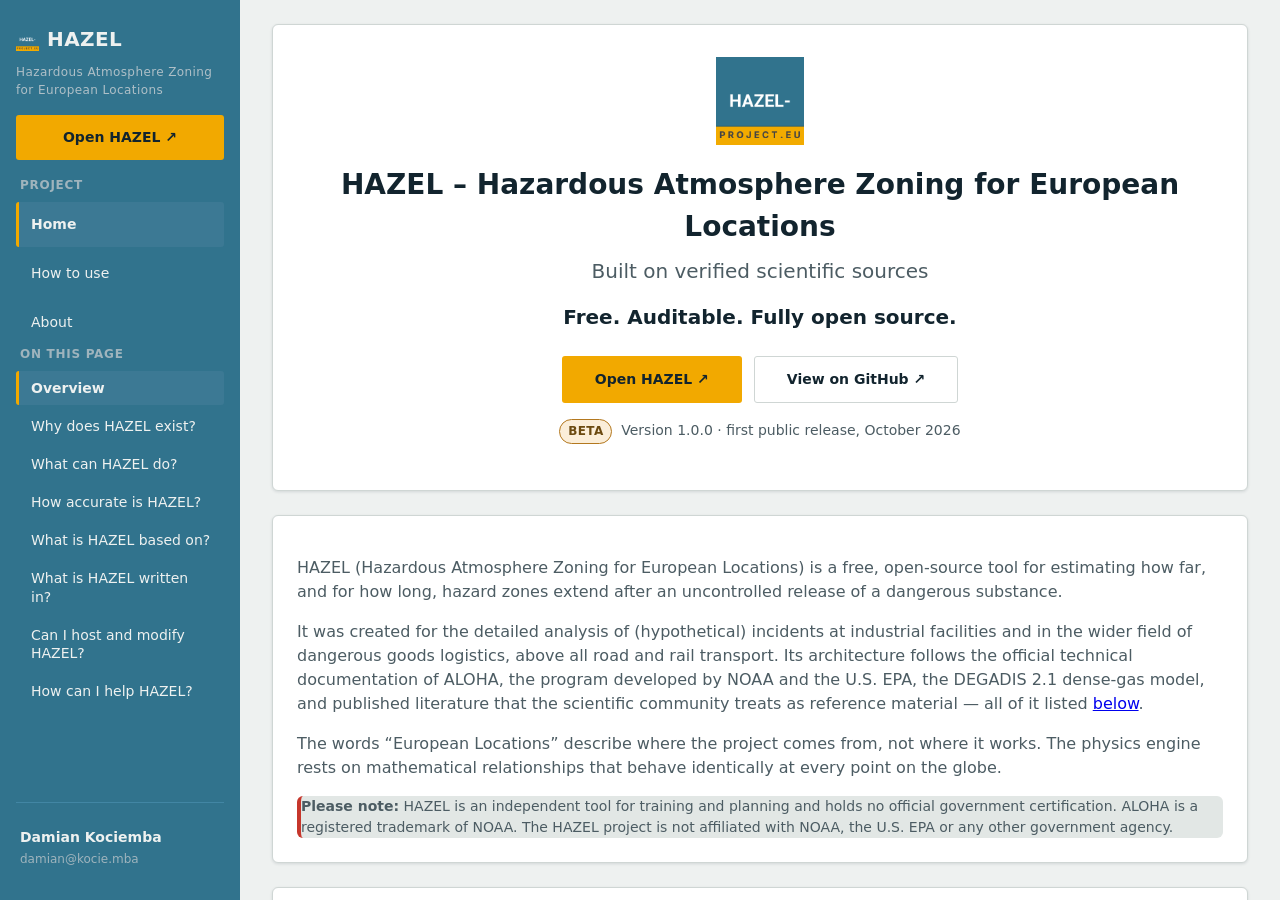
<file: landing.html>
<!DOCTYPE html>
<!--
  landing.html — the project's home page (hazel-project.eu).

  DEPLOYMENT: this file is the home page of hazel-project.eu. Upload it there
  under the name index.html, together with about.html, how-to-use.html and
  the folders css/ (tokens.css, layout.css, components.css, site.css),
  assets/ (hazel_logo.png) and js/site.js, keeping the same relative paths.
  Inside the repository it cannot be called index.html — that name belongs
  to the app (lab.hazel-project.eu), which does not need this file.
-->
<html lang="en">
<head>
  <meta charset="UTF-8" />
  <meta name="viewport" content="width=device-width, initial-scale=1.0" />
  <title>HAZEL — free, open-source modelling of hazardous chemical releases</title>
  <meta name="description" content="HAZEL (Hazardous Atmosphere Zoning for European Locations) is a free, open-source tool for estimating hazard zones after a release of dangerous substances: toxic clouds, fires and explosions. Built on NOAA's ALOHA documentation, DEGADIS and other verified scientific sources. Runs offline in any browser." />
  <link rel="canonical" href="https://hazel-project.eu/" />
  <meta name="robots" content="index, follow" />
  <meta property="og:type" content="website" />
  <meta property="og:url" content="https://hazel-project.eu/" />
  <meta property="og:title" content="HAZEL — free, open-source modelling of hazardous chemical releases" />
  <meta property="og:description" content="Free. Auditable. Fully open source. Hazard zones for toxic clouds, fires and explosions, built on verified scientific sources." />
  <meta property="og:locale" content="en" />
  <meta property="og:image" content="https://hazel-project.eu/assets/hazel_logo.png" />
  <meta name="theme-color" content="#31738d" />
  <link rel="icon" href="assets/hazel_logo.png" type="image/png" />
  <link rel="apple-touch-icon" href="assets/hazel_logo.png" />
  <link rel="stylesheet" href="css/tokens.css" />
  <link rel="stylesheet" href="css/layout.css" />
  <link rel="stylesheet" href="css/components.css" />
  <link rel="stylesheet" href="css/site.css" />

  <script type="application/ld+json">
  {
    "@context": "https://schema.org",
    "@graph": [
      {
        "@type": "WebSite",
        "name": "HAZEL",
        "url": "https://hazel-project.eu/"
      },
      {
        "@type": "SoftwareApplication",
        "name": "HAZEL",
        "alternateName": "Hazardous Atmosphere Zoning for European Locations",
        "url": "https://lab.hazel-project.eu/",
        "applicationCategory": "SecurityApplication",
        "operatingSystem": "Any (web browser; installable as a PWA)",
        "isAccessibleForFree": true,
        "offers": { "@type": "Offer", "price": "0", "priceCurrency": "EUR" },
        "author": { "@type": "Person", "name": "Damian Kociemba" },
        "softwareVersion": "1.0.0",
        "description": "Free, open-source tool for estimating the extent of hazard zones after an uncontrolled release of a dangerous substance: toxic gas clouds, flammable clouds, fires and vapour cloud explosions."
      },
      {
        "@type": "FAQPage",
        "mainEntity": [
          {
            "@type": "Question",
            "name": "Why does HAZEL exist?",
            "acceptedAnswer": { "@type": "Answer", "text": "Dispersion modelling is split between expensive proprietary software and free reference tools that run only on ageing platforms. HAZEL is free, open source and runs in any modern browser, so it does not depend on a particular operating system or processor architecture." }
          },
          {
            "@type": "Question",
            "name": "What can HAZEL do?",
            "acceptedAnswer": { "@type": "Answer", "text": "It models release rates from puddles and damaged tanks, toxic gas dispersion (Gaussian plume and heavy gas), flammable areas, vapour cloud explosions, BLEVE fireballs, pool fires, jet fires and the indoor concentration inside a nearby building, and draws the zones on a map." }
          },
          {
            "@type": "Question",
            "name": "How accurate is HAZEL?",
            "acceptedAnswer": { "@type": "Answer", "text": "Compared with ALOHA 5.4.7 in nearly 100 side-by-side runs (more than 250 values), most models agree to within a few per cent, fire and explosion models within about 10 per cent, while heavy-gas zones are systematically 5 to 20 per cent shorter. HAZEL is a beta release." }
          },
          {
            "@type": "Question",
            "name": "What is HAZEL based on?",
            "acceptedAnswer": { "@type": "Answer", "text": "The ALOHA technical documentation (NOAA/EPA), the DEGADIS 2.1 dense-gas model, Chamberlain's jet-fire geometry, the U.S. Department of Energy PAC exposure thresholds and further published literature, each cross-checked against its original source." }
          },
          {
            "@type": "Question",
            "name": "What is HAZEL written in?",
            "acceptedAnswer": { "@type": "Answer", "text": "JavaScript and HTML5, as a Progressive Web App. The whole application is smaller than 10 MiB and, once loaded, works fully offline." }
          },
          {
            "@type": "Question",
            "name": "Can I host and modify HAZEL?",
            "acceptedAnswer": { "@type": "Answer", "text": "Yes. You may host, modify, redistribute and build HAZEL into your own systems, provided that you credit the authors." }
          },
          {
            "@type": "Question",
            "name": "How can I help HAZEL?",
            "acceptedAnswer": { "@type": "Answer", "text": "Share sources, including older, undigitised handbooks, that could replace the simplifications listed on the About page, by e-mail or on GitHub. Contributors are credited on the About page with their consent." }
          }
        ]
      }
    ]
  }
  </script>
</head>
<body>

  <!-- Top bar shown ONLY on mobile (see layout.css) -->
  <header class="app-topbar">
    <button class="app-topbar__hamburger" aria-label="Open menu" aria-expanded="false" aria-controls="app-sidebar">☰</button>
    <span class="app-topbar__brand">
      <span class="app-topbar__brand-row">HAZEL</span>
      <span class="app-topbar__brand-sub">Hazardous Atmosphere Zoning for European Locations</span>
    </span>
    <img src="assets/hazel_logo.png" alt="" aria-hidden="true" class="app-topbar__logo" />
  </header>

  <div class="app-shell" data-drawer="closed">

    <div class="app-sidebar-scrim"></div>

    <nav class="app-sidebar" id="app-sidebar" aria-label="Main navigation">
      <div class="app-sidebar__header">
        <a class="app-sidebar__brand" href="#overview">
          <span class="app-sidebar__brand-row">
            <img src="assets/hazel_logo.png" alt="" aria-hidden="true" class="app-sidebar__brand-icon" />
            HAZEL
          </span>
          <span class="app-sidebar__brand-sub">Hazardous Atmosphere Zoning for European Locations</span>
        </a>
        <button class="app-sidebar__close" aria-label="Close menu" type="button">✕</button>
      </div>

      <a class="app-sidebar__cta" href="https://lab.hazel-project.eu/" target="_blank" rel="noopener">Open HAZEL ↗</a>

      <div class="app-sidebar__scroll">
        <div class="app-sidebar__group">
          <h2 class="app-sidebar__group-title">Project</h2>
          <ul class="app-sidebar__nav">
            <li><a class="app-sidebar__link" href="./" aria-current="page">Home</a></li>
            <li><a class="app-sidebar__link" href="how-to-use.html">How to use</a></li>
            <li><a class="app-sidebar__link" href="about.html">About</a></li>
          </ul>
        </div>

        <div class="app-sidebar__group">
          <h2 class="app-sidebar__group-title">On this page</h2>
          <ul class="app-sidebar__nav">
            <li><a class="app-sidebar__link app-sidebar__link--toc" href="#overview">Overview</a></li>
            <li><a class="app-sidebar__link app-sidebar__link--toc" href="#why">Why does HAZEL exist?</a></li>
            <li><a class="app-sidebar__link app-sidebar__link--toc" href="#features">What can HAZEL do?</a></li>
            <li><a class="app-sidebar__link app-sidebar__link--toc" href="#accuracy">How accurate is HAZEL?</a></li>
            <li><a class="app-sidebar__link app-sidebar__link--toc" href="#sources">What is HAZEL based on?</a></li>
            <li><a class="app-sidebar__link app-sidebar__link--toc" href="#technology">What is HAZEL written in?</a></li>
            <li><a class="app-sidebar__link app-sidebar__link--toc" href="#licence">Can I host and modify HAZEL?</a></li>
            <li><a class="app-sidebar__link app-sidebar__link--toc" href="#contribute">How can I help HAZEL?</a></li>
          </ul>
        </div>
      </div>

      <div class="app-sidebar__footer">
        <a class="app-sidebar__contact" href="mailto:damian@kocie.mba">
          <span class="app-sidebar__contact-name">Damian Kociemba</span>
          <span class="app-sidebar__contact-email">damian@kocie.mba</span>
        </a>
      </div>
    </nav>

    <main class="app-main">
      <div class="site-container">

        <section id="overview">
          <div class="panel site-hero">
            <img src="assets/hazel_logo.png" alt="HAZEL logo" class="site-hero__logo" />
            <h1>HAZEL – Hazardous Atmosphere Zoning for European Locations</h1>
            <p class="site-hero__subtitle">Built on verified scientific sources</p>
            <p class="site-hero__tagline">Free. Auditable. Fully open source.</p>
            <div class="site-actions">
              <a class="btn btn--primary" href="https://lab.hazel-project.eu/" target="_blank" rel="noopener">Open HAZEL ↗</a>
              <a class="btn btn--secondary" href="https://github.com/kociembadamian/HAZEL" target="_blank" rel="noopener">View on GitHub ↗</a>
            </div>
            <p class="site-hero__beta"><span class="badge badge--beta">Beta</span> &nbsp;Version 1.0.0 · first public release, October 2026</p>
          </div>

          <div class="panel" style="margin-top: var(--space-6)">
            <p>
              HAZEL (Hazardous Atmosphere Zoning for European Locations) is a
              free, open-source tool for estimating how far, and for how long,
              hazard zones extend after an uncontrolled release of a dangerous
              substance.
            </p>
            <p>
              It was created for the detailed analysis of (hypothetical)
              incidents at industrial facilities and in the wider field of
              dangerous goods logistics, above all road and rail transport.
              Its architecture follows the official technical documentation of
              ALOHA, the program developed by NOAA and the U.S. EPA, the
              DEGADIS 2.1 dense-gas model, and published literature that the
              scientific community treats as reference material — all of it
              listed <a href="#sources">below</a>.
            </p>
            <p>
              The words “European Locations” describe where the project comes
              from, not where it works. The physics engine rests on
              mathematical relationships that behave identically at every
              point on the globe.
            </p>
            <div class="disclaimer-block">
              <p>
                <strong>Please note:</strong> HAZEL is an independent tool for
                training and planning and holds no official government
                certification. ALOHA is a registered trademark of NOAA. The
                HAZEL project is not affiliated with NOAA, the U.S. EPA or any
                other government agency.
              </p>
            </div>
          </div>
        </section>

        <section id="why">
          <div class="panel">
            <h2>Why does HAZEL exist?</h2>
            <p>
              Atmospheric dispersion modelling has long been squeezed between
              two kinds of barrier: financial and technological.
            </p>
            <p>
              On one side, the market is dominated by commercial, closed-source
              (proprietary) software. These tools can be very accurate, but
              they need expensive licences that often have to be renewed. We
              believe that tools which support engineering decisions and
              directly protect human life should not sit behind a paywall.
            </p>
            <p>
              On the other side there are respected, free reference tools, with
              ALOHA at the head. Yet here too a different barrier has grown
              over the years: technological progress. ALOHA is a classic
              32-bit desktop program whose Macintosh version is supported only
              up to macOS 10.11 El Capitan, and it was last updated in
              September 2016. Apple has since dropped 32-bit applications
              altogether (macOS 10.15 Catalina, 2019) and moved to its own
              Apple Silicon (ARM) processors, which cut users of current Macs
              off from this kind of classic software. On Windows, 32-bit
              programs still run thanks to the WOW64 subsystem; the Apple
              ecosystem was left without native support.
            </p>
            <p>
              With the first public beta of HAZEL (October 2026) we set out to
              remove both barriers at once: a tool that is free, fully open
              source, and resilient to the architectural changes of tomorrow.
            </p>
          </div>
        </section>

        <section id="features">
          <div class="panel">
            <h2>What can HAZEL do?</h2>
            <p>
              HAZEL covers the chain from “something is leaking” to “where
              does the danger reach”: first the rate at which a substance
              enters the air, then how the cloud spreads, then — if it ignites
              — fire and explosion effects.
            </p>
            <div class="feature-grid">
              <div class="feature-card">
                <h3>Release rate</h3>
                <p>A known rate, an evaporating puddle, or a damaged tank (horizontal or vertical cylinder, sphere) holding a liquid, a gas liquefied under pressure or a compressed gas. Liquid from a tank forms a spreading puddle.</p>
              </div>
              <div class="feature-card">
                <h3>Toxic gas dispersion</h3>
                <p>Gaussian plume for gases that mix like the surrounding air, including low-level inversions, elevated sources and puddles treated as area sources.</p>
              </div>
              <div class="feature-card">
                <h3>Heavy gas dispersion</h3>
                <p>A separate model for clouds heavy enough to slump and creep along the ground, such as chlorine or a gas that leaves the source very cold.</p>
              </div>
              <div class="feature-card">
                <h3>Automatic model choice</h3>
                <p>HAZEL picks Gaussian or heavy-gas dispersion from the cloud's density, the release rate and the wind (Richardson number) — and lets you override it.</p>
              </div>
              <div class="feature-card">
                <h3>Fire and explosion</h3>
                <p>Flammable area (flash fire), vapour cloud explosion overpressure, BLEVE fireball, pool fire and jet fire. The explosive mass is taken from the dispersing cloud, not typed in by hand.</p>
              </div>
              <div class="feature-card">
                <h3>Indoor concentration</h3>
                <p>How much of the outdoor cloud reaches the inside of a nearby building — input for a shelter-in-place decision.</p>
              </div>
              <div class="feature-card">
                <h3>Map and reports</h3>
                <p>Zones on OpenStreetMap, the concentration at any clicked point, KML export for GIS software and a printable PDF report.</p>
              </div>
              <div class="feature-card">
                <h3>Chemical library</h3>
                <p>3,148 substances with their exposure thresholds, searchable by name or CAS number, plus your own local entries for missing properties or new substances.</p>
              </div>
              <div class="feature-card">
                <h3>Works offline</h3>
                <p>Install it like an app; after the first load no connection is needed to run a simulation. Saved scenarios stay on your own device.</p>
              </div>
            </div>
            <p class="site-note">
              Step-by-step instructions are in <a href="how-to-use.html">How to use</a>;
              what HAZEL deliberately simplifies is listed under
              <a href="about.html#known-simplifications">Known simplifications</a>.
            </p>
          </div>
        </section>

        <section id="accuracy">
          <div class="panel">
            <h2>How accurate is HAZEL?</h2>
            <p>
              We did not take the formulas on trust. Nearly 100 scenarios were
              run side by side in ALOHA 5.4.7 and in HAZEL, and more than 250
              resulting values were compared. The table gives the picture in
              six groups; the full 18-row breakdown with test identifiers is on
              the <a href="about.html#accuracy">About page</a>.
            </p>
            <div class="library-table-wrap">
              <table class="site-table">
                <thead>
                  <tr><th>What was compared</th><th>Values</th><th>Typical deviation</th><th>Worth knowing</th></tr>
                </thead>
                <tbody>
                  <tr>
                    <td>Release rates: puddles, tanks, two-phase and compressed-gas releases</td>
                    <td>70</td>
                    <td>within ±5%</td>
                    <td>Compressed-gas tank contents within ±2%. Two-phase releases last about 1.4–1.5× longer, while peak rates and zones are unaffected.</td>
                  </tr>
                  <tr>
                    <td>Gaussian plume: point and elevated sources, inversions, zone width</td>
                    <td>35</td>
                    <td>within ±1–3%</td>
                    <td>Zone width is 4–7% narrower than the reference.</td>
                  </tr>
                  <tr>
                    <td>Gaussian plume from a puddle (area source)</td>
                    <td>22</td>
                    <td>within ±10%</td>
                    <td>Larger gaps only very close to big puddles, where both tools call the result unreliable.</td>
                  </tr>
                  <tr>
                    <td>Heavy gas dispersion</td>
                    <td>~60</td>
                    <td>5–20% shorter</td>
                    <td>A systematic bias towards shorter zones, strongest for small sources within ~100 m. Keep a safety margin.</td>
                  </tr>
                  <tr>
                    <td>Fire and explosion: BLEVE, jet fire, pool fire, flammable area, vapour cloud explosion</td>
                    <td>49</td>
                    <td>±1% to ±10%</td>
                    <td>BLEVE ±1%; pool-fire distances about 8% shorter; the others within about 10%.</td>
                  </tr>
                  <tr>
                    <td>Indoor concentration</td>
                    <td>6</td>
                    <td>within ±4%</td>
                    <td>Building assumed on the cloud's centreline, the most exposed position.</td>
                  </tr>
                </tbody>
              </table>
            </div>
            <p class="site-note">
              The choice between the Gaussian and heavy-gas model matched
              ALOHA's in 25 of 26 comparisons; the one difference (flashing
              ammonia) is deliberate and explained on the About page.
            </p>

            <h3>What these numbers do — and do not — say</h3>
            <p>
              Agreement with ALOHA measures how faithfully HAZEL reproduces a
              respected reference method, not how closely any model matches a
              real cloud. Even the best dispersion models are uncertain: in his
              review of field experiments with dense gases, Havens (1992) notes
              that predicting dispersion within a factor of two or three is
              already difficult. HAZEL is still a beta release and holds no
              official certification — treat it as a training and planning
              aid that supports professional judgement, not as the sole basis
              for action during a real incident.
            </p>
          </div>
        </section>

        <section id="sources">
          <div class="panel">
            <h2>What is HAZEL based on?</h2>
            <p>
              A guiding rule of the project: no formula enters the code until
              it has been checked against its source. What could not be
              verified is either left out or openly listed as a limitation, but
              never guessed. These are the sources behind the engine:
            </p>
            <ul class="source-list">
              <li>
                <span class="source-list__ref">ALOHA Technical Documentation, version 5.4.4 (NOAA Technical Memorandum NOS OR&amp;R 43, 2013)</span>
                <span class="source-list__use">The backbone: release rates of puddles and tanks, Gaussian and heavy-gas dispersion, thermal radiation, explosion overpressure and indoor infiltration.</span>
              </li>
              <li>
                <span class="source-list__ref">Spicer, T.O. and Havens, J. (1989), User's Guide for the DEGADIS 2.1 Dense Gas Dispersion Model, U.S. EPA, EPA-450/4-89-019</span>
                <span class="source-list__use">The reference edition of the heavy-gas model, including the equations for the dense “blanket” that forms at the source.</span>
              </li>
              <li>
                <span class="source-list__ref">Havens, J. and Spicer, T.O. (1985), Development of an Atmospheric Dispersion Model for Heavier-Than-Air Gas Mixtures, Vol. I, U.S. Coast Guard (DTIC ADA171522)</span>
                <span class="source-list__use">Confirmation of heavy-gas constants that the NOAA summary names but does not give.</span>
              </li>
              <li>
                <span class="source-list__ref">Havens, J. (1992), Review of dense gas dispersion field experiments, Journal of Loss Prevention in the Process Industries 5(1)</span>
                <span class="source-list__use">Background on how dense-gas models, DEGADIS among them, compare with large field trials (Maplin Sands, Thorney Island, Goldfish and others).</span>
              </li>
              <li>
                <span class="source-list__ref">Chamberlain, G.A. (1987), Developments in Design Methods for Predicting Thermal Radiation from Flares, Chem. Eng. Res. Des. 65, 299–309</span>
                <span class="source-list__use">The original source of the jet-flame geometry.</span>
              </li>
              <li>
                <span class="source-list__ref">Wilson, D.J. (1987) and Sherman, M.H. (1980), as used in the ALOHA documentation</span>
                <span class="source-list__use">Indoor concentration: the building as a slow filter, and the estimate of its air exchange rate.</span>
              </li>
              <li>
                <span class="source-list__ref">AIChE (1994) guidance on vapour cloud explosions and the Baker–Strehlow–Tang method, as applied in ALOHA</span>
                <span class="source-list__use">Explosive mass of a flammable cloud and the resulting overpressure.</span>
              </li>
              <li>
                <span class="source-list__ref">Smith, J.M., Van Ness, H.C. and Abbott, M.M., Introduction to Chemical Engineering Thermodynamics</span>
                <span class="source-list__use">The Pitzer correlation behind the real-gas correction for compressed gases; the acentric factor is estimated with Edmister's method when it is not entered.</span>
              </li>
              <li>
                <span class="source-list__ref">U.S. Department of Energy, Protective Action Criteria (PAC)</span>
                <span class="source-list__use">The AEGL, ERPG and TEEL exposure thresholds that make up HAZEL's database of 3,148 substances.</span>
              </li>
              <li>
                <span class="source-list__ref">Side-by-side comparison with ALOHA 5.4.7</span>
                <span class="source-list__use">Nearly 100 scenarios, used to confirm each model and, where the documentation leaves room for interpretation, to choose the reading that reproduces the reference.</span>
              </li>
            </ul>

            <h3>What we noticed along the way</h3>
            <p>
              Reading several sources side by side turned up a few things worth
              sharing:
            </p>
            <div class="finding-grid">
              <div class="finding">
                <h4>A sign in a formula</h4>
                <p>Chamberlain's original paper gives the slant length of the jet-flame frustum with a minus under the square root; the ALOHA documentation prints a plus. Re-deriving the geometry confirmed the original, so HAZEL uses the minus.</p>
              </div>
              <div class="finding">
                <h4>One formula, two models</h4>
                <p>A dense cloud is described as a uniform core with Gaussian-shaped edges. In HAZEL the width of those edges comes from the same Briggs lateral-spread relationships as the Gaussian plume, so the two models join smoothly instead of living in separate worlds.</p>
              </div>
              <div class="finding">
                <h4>A constant that is not 0.4</h4>
                <p>The DEGADIS derivation of the source blanket uses a von Kármán constant of 0.35, while 0.4 is the usual value elsewhere. HAZEL follows each source where it applies, and says so in the code.</p>
              </div>
              <div class="finding">
                <h4>One cloud, everywhere</h4>
                <p>The explosive mass for a vapour cloud explosion is not a new formula: it is the same concentration field that draws the zones on the map, integrated between 90% of the lower and the upper explosive limit. The cloud you see is the cloud that explodes.</p>
              </div>
              <div class="finding">
                <h4>When a formula is ambiguous</h4>
                <p>For the indoor model, a key equation was unclear in the copy of the source we worked from. Instead of guessing, we checked its units and compared it with the original Lawrence Berkeley infiltration model; both agreed on the implemented form.</p>
              </div>
              <div class="finding">
                <h4>A threshold that had to be calibrated</h4>
                <p>The ALOHA documentation gives a Richardson-number threshold of 1 for switching to heavy-gas dispersion. With HAZEL's way of computing the number, 1.95 reproduces ALOHA's own choice of model — a difference we state openly in the guide.</p>
              </div>
            </div>
          </div>
        </section>

        <section id="technology">
          <div class="panel">
            <h2>What is HAZEL written in?</h2>
            <p>
              To make the engine immune to unexpected changes in hardware and
              operating systems, HAZEL is built on open web technologies —
              JavaScript and HTML5. Moving all of the calculation into the
              browser removes the dependence on operating-system vendors and
              closed runtime environments (vendor lock-in). The same code runs
              natively on almost any modern device: desktops and laptops with
              Windows, macOS, Linux or ChromeOS, and phones and tablets with
              Android, iOS, iPadOS or HarmonyOS.
            </p>
            <p>
              As a Progressive Web App (PWA) with a service worker, HAZEL
              combines the freedom of a website with the advantages of
              traditional desktop software: one click adds it to your desktop
              or phone's home screen.
            </p>
            <p>
              On first launch the service worker stores the complete
              calculation engine and the database of more than 3,000 chemical
              substances on your device. From then on HAZEL works fully
              offline and needs no connection to run a simulation. Whenever you
              start it while online, it checks for a newer version and refreshes
              the files that have changed. The entire program weighs less than
              10 MiB.
            </p>
          </div>
        </section>

        <section id="licence">
          <div class="panel">
            <h2>Can I host and modify HAZEL?</h2>
            <p>
              Yes. HAZEL is open source: you may host your own copy, modify it,
              redistribute it, sell it on and build it into your own systems.
              The one thing we ask — and the licence requires — is that you
              credit the authors. The complete source code and the licence
              text are in the
              <a href="https://github.com/kociembadamian/HAZEL" target="_blank" rel="noopener">GitHub repository</a>.
            </p>
            <p>
              HAZEL consists of static files only, so any ordinary web server
              will do — no database or back end is needed. The one file to edit
              for your own installation is <code>config.js</code>; the optional
              live-weather connection is switched off by default and described
              in the repository.
            </p>
            <p>
              The version we host is labelled beta, so modifications that
              improve the accuracy of the calculations may still appear. If you
              run your own copy, it is worth checking back from time to time.
            </p>
          </div>
        </section>

        <section id="contribute">
          <div class="panel">
            <h2>How can I help HAZEL?</h2>
            <p>
              If you have sources — in particular older handbooks that were
              never digitised — that could replace one of the simplifications
              we had to make, we would be glad to hear from you. To see where
              HAZEL stands today, read
              <a href="about.html#known-simplifications">Known simplifications</a>
              on the About page and the notes in
              <a href="how-to-use.html">How to use</a>, and see whether you can
              help find a better approach.
            </p>
            <p>
              You can send what you have to
              <a href="mailto:damian@kocie.mba">damian@kocie.mba</a> or open an
              issue on <a href="https://github.com/kociembadamian/HAZEL" target="_blank" rel="noopener">GitHub</a>.
              With your consent, we credit everyone who helps as a co-author on
              the <a href="about.html#thank-you">About page</a>.
            </p>
            <div class="site-actions" style="margin-top: var(--space-6)">
              <a class="btn btn--primary" href="https://lab.hazel-project.eu/" target="_blank" rel="noopener">Open HAZEL ↗</a>
              <a class="btn btn--secondary" href="https://github.com/kociembadamian/HAZEL" target="_blank" rel="noopener">View on GitHub ↗</a>
            </div>
          </div>
        </section>

      </div>

      <footer class="static-footer">
        HAZEL · free and open source ·
        <a href="https://lab.hazel-project.eu/" target="_blank" rel="noopener">Open the app</a> ·
        <a href="how-to-use.html">How to use</a> ·
        <a href="about.html">About</a> ·
        <a href="mailto:damian@kocie.mba">damian@kocie.mba</a>
      </footer>
    </main>
  </div>

  <script src="js/site.js"></script>
</body>
</html>
</file>
<file: css/tokens.css>
/*
  tokens.css
  ----------
  Single source of truth for colour, type and spacing across HAZEL.
  No other stylesheet should contain raw hex/px values for these properties —
  always reference a variable from here. Retheming (for example a
  high-contrast mode for use in direct sunlight) then means editing one file
  rather than hunting through the codebase.

  The palette is deliberately not the usual product-UI default. HAZEL has to
  stay readable in the field — a truck cab, a screen in full sun — so the base
  is cool and high-contrast. Warning colours (amber, red) are reserved
  exclusively for real threat zones in the results view, never as decoration.

  NOTE (2026-09-25): the navigation colour (--color-nav-bg and its two
  derived shades) was changed from the original dark steel blue (#23414f) to
  a lighter, more open blue (#31738d) at the user's request, "to give the app
  some lightness". --color-nav-bg-active and --color-nav-border are derived
  from it with the SAME lightening steps the previous colours used relative
  to their own base (roughly +11/+6/+7 and +17/+19/+23 in R/G/B), so the
  sidebar's hover/active/border relationships stay visually consistent with
  how they behaved before — this is a hue change, not a redesign of the
  sidebar's internal contrast. The amber accent and the red/orange/yellow
  threat colours are unchanged, as requested.
*/

:root {
  /* --- Base colours (background / surfaces) --- */
  --color-bg: #eef1f0;             /* application background — cool pale grey-green */
  --color-surface: #ffffff;        /* cards, panels, form fields */
  --color-surface-sunken: #e2e7e5; /* recessed areas, e.g. plot background */

  /* --- Text colours --- */
  --color-ink: #12242e;            /* primary text — dark steel navy, not black */
  --color-ink-muted: #4c5c63;      /* secondary text, descriptions, field hints */
  --color-ink-on-accent: #12242e;  /* text on light accents (amber) */
  --color-ink-on-dark: #eef1f0;    /* text on dark surfaces (sidebar) */

  /* --- Structural colour (navigation / sidebar) --- */
  --color-nav-bg: #31738d;         /* open steel blue — separates navigation from content */
  --color-nav-bg-active: #3c7994;
  --color-nav-border: #4286a4;

  /* --- Functional accents (USED SPARINGLY, only where they carry meaning) --- */
  --color-accent: #f2a900;         /* ADR amber — primary actions, active step */
  --color-accent-hover: #d99500;

  /* --- Threat zone colours — fixed, do not change without good reason.
     These three match the ALOHA convention (red / orange / yellow) and must
     stay recognisable to anyone who already knows that tool. --- */
  --color-threat-red: #c6362b;
  --color-threat-orange: #e2792b;
  --color-threat-yellow: #e8c22a;

  /* --- Status / messaging --- */
  --color-success: #2f7a4f;
  --color-warning: #b3781f;
  --color-danger: #b3271f;
  --color-border: #cfd6d4;

  /* --- Typography ---
     IBM Plex Sans: a grotesque designed for technical and engineering use
     (IBM). It suits the subject matter and is not the default product-UI
     choice (Inter / system-ui).
     IBM Plex Mono: same family lineage, used ONLY for numeric data
     (coordinates, concentrations, weather readings) so digits align in
     columns. That is a functional use, not decoration. */
  --font-ui: "IBM Plex Sans", "Segoe UI", system-ui, sans-serif;
  --font-data: "IBM Plex Mono", "Courier New", monospace;

  --font-size-xs: 0.75rem;
  --font-size-sm: 0.875rem;
  --font-size-base: 1rem;
  --font-size-lg: 1.25rem;
  --font-size-xl: 1.75rem;

  /* --- Spacing (4px scale) --- */
  --space-1: 0.25rem;
  --space-2: 0.5rem;
  --space-3: 0.75rem;
  --space-4: 1rem;
  --space-6: 1.5rem;
  --space-8: 2rem;

  /* --- Radii / shadows — kept minimal --- */
  --radius-sm: 3px;
  --radius-md: 6px;
  /* --radius-lg (2026-09-25): only used by the wizard's floating progress
     bar (see layout.css) — a more pronounced, "pill-like" rounding is what
     reads as a modern floating toolbar rather than an ordinary panel. */
  --radius-lg: 16px;
  --shadow-panel: 0 1px 3px rgba(18, 36, 46, 0.12);
  /* --shadow-float: a stronger, softer shadow for elements that float ABOVE
     page content (currently only the wizard progress bar) rather than sit
     flush within it like an ordinary .panel — it needs to visually lift off
     the page since real content now scrolls underneath it. */
  --shadow-float: 0 8px 28px rgba(18, 36, 46, 0.22);

  /* RGB triplets alongside their hex colours above, for use in rgba() where
     a translucent version of an existing colour is needed (currently the
     frosted-glass background of the floating progress bar) without
     duplicating the colour itself and risking the two drifting apart. */
  --color-surface-rgb: 255, 255, 255;

  /* --- Layout dimensions --- */
  --sidebar-width: 240px;
  --breakpoint-mobile: 768px; /* below this width: hamburger replaces sidebar */
}

/* Respect the operating system's reduced-motion preference */
@media (prefers-reduced-motion: reduce) {
  * {
    animation-duration: 0.01ms !important;
    transition-duration: 0.01ms !important;
  }
}
</file>
<file: css/layout.css>
/*
  layout.css
  ----------
  The application shell: a persistent sidebar on desktop, a slide-out drawer
  behind a hamburger on mobile. This is ONE component in HTML/JS — the
  desktop/mobile difference is purely CSS (a media query), not a separate
  code path.

  One distinction is held consistently throughout the project:
  - sidebar / hamburger = navigation OUTSIDE the wizard (saved scenarios,
    settings, about)
  - the wizard progress bar (.wizard-progress) = ALWAYS visible, never
    hidden behind the hamburger even on the smallest screen, because someone
    filling in a form must always see which step they are on.

  NOTE (2026-09-25): the sidebar was restructured into three parts — a fixed
  header (brand + mobile close button), a scrolling middle section (the
  Workplace/Docs/Other tools link groups), and a fixed footer (the Contact
  button) — because the sidebar now has enough content (three link groups
  plus three "other tools" cards) that it can outgrow the viewport height on
  a shorter screen. Without this split, a tall sidebar would either get cut
  off with no way to reach the links at the bottom, or push the Contact
  button off-screen entirely. Splitting the sidebar into header/scroll/footer
  keeps the brand always visible at the top, the link groups independently
  scrollable in the middle, and Contact always reachable at the bottom,
  regardless of how much the sidebar's content grows in the future.
*/

*,
*::before,
*::after {
  box-sizing: border-box;
}

html,
body {
  margin: 0;
  padding: 0;
  height: 100%;
  background: var(--color-bg);
  color: var(--color-ink);
  font-family: var(--font-ui);
  font-size: var(--font-size-base);
  line-height: 1.5;
}

/* Visible keyboard focus — never remove the outline without a replacement */
:focus-visible {
  outline: 3px solid var(--color-accent);
  outline-offset: 2px;
}

/* ---------- Main structure ---------- */

/* NOTE (2026-09-26): min-height:100vh was the root cause of two reported
   bugs at once — the sidebar not staying pinned to the side while scrolling,
   and the wizard progress bar's position:sticky doing nothing. With only a
   MINIMUM height, a tall page (long step content) made .app-shell grow
   taller than the viewport, so the DOCUMENT itself became the thing that
   scrolls, dragging the sidebar grid cell up with it. .app-main's
   `overflow-y: auto` still formally made it "a scroll container" per the
   CSS spec, but since .app-main's own box was never actually shorter than
   its content (the grid row had already grown to fit), it never scrolled
   internally — and a sticky element only sticks relative to a scroll
   container that is ACTUALLY the one scrolling, so the progress bar had no
   effect either. Pinning .app-shell to EXACTLY 100vh (not "at least") stops
   it from ever growing past the viewport, which forces .app-main to become
   the genuine scrolling region — which is what makes the sidebar visually
   stay put (it is simply never part of anything that scrolls) and what
   makes the progress bar's sticky positioning finally have a scrollport to
   stick within. Reverted to normal document flow on mobile below, where a
   different fix applies (see that media query's own note). */
.app-shell {
  display: grid;
  grid-template-columns: var(--sidebar-width) 1fr;
  grid-template-rows: 100%;
  height: 100vh;
  overflow: hidden;
}

/* ---------- Sidebar (desktop) / drawer (mobile) ---------- */

.app-sidebar {
  background: var(--color-nav-bg);
  color: var(--color-ink-on-dark);
  padding: var(--space-6) var(--space-4);
  display: flex;
  flex-direction: column;
  gap: var(--space-4);
  height: 100vh; /* pins the flex layout below so header/footer stay put and
                    only .app-sidebar__scroll scrolls internally */
  overflow: hidden;
}

.app-sidebar__header {
  display: flex;
  align-items: flex-start;
  justify-content: space-between;
  gap: var(--space-2);
  flex-shrink: 0;
}

.app-sidebar__close {
  display: none; /* shown only on mobile, see the media query below */
  background: none;
  border: none;
  color: var(--color-ink-on-dark);
  font-size: var(--font-size-lg);
  line-height: 1;
  padding: var(--space-1);
  margin: calc(-1 * var(--space-1));
  cursor: pointer;
  flex-shrink: 0;
}

.app-sidebar__scroll {
  flex: 1;
  min-height: 0; /* required for a flex child to actually shrink and scroll,
                    rather than being pushed to its content's full height */
  overflow-y: auto;
  display: flex;
  flex-direction: column;
  gap: var(--space-5);
}

.app-sidebar__group-title {
  font-size: var(--font-size-xs);
  font-weight: 600;
  text-transform: uppercase;
  letter-spacing: 0.06em;
  color: #9fb4bd;
  margin: 0 0 var(--space-2) var(--space-1);
}

.app-sidebar__footer {
  flex-shrink: 0;
  padding-top: var(--space-4);
  border-top: 1px solid var(--color-nav-border);
}

/* NOTE (2026-09-25): originally a solid amber button reading "Contact" —
   the user asked for this to be plain, visible text instead ("nie ma
   potrzeby chowac tych informacji za zwyklym Contact" — no need to hide
   this behind a generic "Contact" button): just the name and the email
   address, stacked, still a mailto: link so it's one tap/click to email. */
.app-sidebar__contact {
  display: flex;
  flex-direction: column;
  gap: 2px;
  padding: var(--space-2) var(--space-1);
  color: var(--color-ink-on-dark);
  text-decoration: none;
}

.app-sidebar__contact-name {
  font-weight: 600;
  font-size: var(--font-size-sm);
}

.app-sidebar__contact-email {
  font-size: var(--font-size-xs);
  color: #9fb4bd;
}

.app-sidebar__contact:hover .app-sidebar__contact-email {
  color: var(--color-ink-on-dark);
  text-decoration: underline;
}

.app-sidebar__brand {
  font-size: var(--font-size-lg);
  font-weight: 600;
  letter-spacing: 0.02em;
  color: var(--color-ink-on-dark);
  text-decoration: none;
}

/* Wraps the logo icon and the "HAZEL" wordmark on one line, above the
   subtitle (2026-09-23). A separate row rather than putting the icon
   directly inline in .app-sidebar__brand: the subtitle span below is
   display:block already, so it drops to its own line regardless — this
   row only needs to align the icon and the word next to it. */
.app-sidebar__brand-row {
  display: inline-flex;
  align-items: center;
  gap: var(--space-2);
}

/* Sized in em so it tracks .app-sidebar__brand's own font-size rather than
   a fixed pixel value — "roughly the height of the HAZEL wordmark beside
   it" stays true even if that font-size ever changes. */
.app-sidebar__brand-icon {
  height: 1.15em;
  width: auto;
  display: block;
}

.app-sidebar__brand-sub {
  display: block;
  font-size: var(--font-size-xs);
  font-weight: 400;
  color: #aebfc7;
  margin-top: var(--space-1);
}

.app-sidebar__nav {
  list-style: none;
  margin: 0;
  padding: 0;
  display: flex;
  flex-direction: column;
  gap: var(--space-1);
}

.app-sidebar__link {
  display: flex;
  align-items: center;
  gap: var(--space-3);
  padding: var(--space-3);
  border-radius: var(--radius-sm);
  color: var(--color-ink-on-dark);
  text-decoration: none;
  font-size: var(--font-size-sm);
  border-left: 3px solid transparent;
}

.app-sidebar__link:hover {
  background: var(--color-nav-bg-active);
}

.app-sidebar__link[aria-current="page"] {
  background: var(--color-nav-bg-active);
  border-left-color: var(--color-accent);
  font-weight: 600;
}

/* ---------- "Other tools" cards (2026-09-25) ----------
   Links out to the author's other ADR/dangerous-goods apps. Styled as
   small dark-theme cards (the sidebar itself is dark) rather than the blog
   site's own card component, whose light-background styling would not
   read correctly against .app-sidebar's navy background. */
.app-sidebar__tools {
  display: flex;
  flex-direction: column;
  gap: var(--space-2);
}

.tool-card {
  display: flex;
  align-items: center;
  gap: var(--space-3);
  padding: var(--space-3);
  border-radius: var(--radius-sm);
  background: rgba(255, 255, 255, 0.06);
  border: 1px solid rgba(255, 255, 255, 0.12);
  text-decoration: none;
  color: var(--color-ink-on-dark);
}

.tool-card:hover {
  background: rgba(255, 255, 255, 0.12);
}

.tool-card__icon {
  width: 36px;
  height: 36px;
  border-radius: 8px;
  flex-shrink: 0;
  background: rgba(255, 255, 255, 0.85); /* visible placeholder while the
    icon loads, and a safe backdrop if it fails to load at all (e.g. no
    network on first offline visit — these icons are hosted on each app's
    own domain, not bundled with HAZEL, so the service worker cannot
    guarantee them offline) */
}

.tool-card__text {
  flex: 1;
  min-width: 0;
  display: flex;
  flex-direction: column;
}

.tool-card__title {
  font-size: var(--font-size-sm);
  font-weight: 600;
}

.tool-card__desc {
  font-size: var(--font-size-xs);
  color: #c3d1d7;
  margin-top: 1px;
}

.tool-card__note {
  font-size: 0.7rem;
  color: #93a8b1;
  font-style: italic;
  margin-top: 1px;
}

.tool-card__link {
  font-size: var(--font-size-xs);
  font-weight: 600;
  color: var(--color-accent);
  margin-top: var(--space-1);
}

/* Hamburger bar — hidden by default, shown only on mobile */
.app-topbar {
  display: none;
}

/* Matches .app-sidebar__brand-row's approach for the same reason, in the
   mobile-only top bar (2026-09-23). Now a two-line block (2026-09-25): the
   wordmark on its own row, plus a small spelled-out subtitle beneath it —
   the same information the sidebar already carries, added here too so a
   mobile visitor who never opens the drawer still sees what HAZEL stands
   for. Kept deliberately small (font-size well under the sidebar's own
   subtitle) so the topbar gains only a little height, not a second full
   header — see the module-level goal of not covering more of a small
   screen than necessary. */
.app-topbar__brand {
  display: flex;
  flex-direction: column;
  line-height: 1.2;
}

.app-topbar__brand-row {
  display: inline-flex;
  align-items: center;
  gap: var(--space-2);
  font-weight: 600;
}

.app-topbar__brand-sub {
  font-size: 0.65rem;
  text-transform: lowercase;
  color: #aebfc7;
  letter-spacing: 0.01em;
}

/* The logo, moved to the right of the top bar (2026-09-27) — see index.html's
   note. Free of the wordmark's line-height now, so it gets a real fixed
   height instead of the 1.1em it was capped to when it sat inline with the
   text to its left. flex-shrink: 0 keeps it from being squeezed if the
   brand text ever runs long on a very narrow phone. */
.app-topbar__logo {
  height: 2rem;
  width: auto;
  flex-shrink: 0;
}

/* Dimming layer behind the open drawer on mobile */
.app-sidebar-scrim {
  display: none;
}

/* ---------- Content area ---------- */

.app-main {
  padding: var(--space-6) var(--space-8);
  overflow-y: auto;
}

/* ---------- Wizard progress bar ----------
   NOTE (2026-09-25): moved from above the step content to below it (see
   index.html) and made sticky to the bottom of .app-main. That worked, but
   only when a step's content was tall enough to fill the screen — sticky
   only pins an element to a scroll container's edge once scrolling has
   actually reached that point; on a SHORT step (fewer fields), the content
   ends well above the bottom of the screen, so the "sticky" bar just sat in
   normal flow right after it — noticeably higher up than on a tall step,
   i.e. exactly the "odkleja się i wędruje wyżej" jump the user reported
   switching between steps.

   NOTE (2026-09-26): switched from position: sticky to position: fixed,
   anchored to the viewport itself rather than to any scroll container or
   to where the step content happens to end. A fixed element's position
   never depends on content height or scroll position, so it now sits in
   exactly the same spot on every step, long or short — the jump is gone by
   construction, not by tuning. This also gave the reworked "floating pill"
   look its natural home: since the bar no longer needs to sit flush against
   a content edge, it can float with its own margin, rounded corners, and a
   translucent/blurred background, which reads as a modern floating toolbar
   rather than a docked footer bar. left/right position the bar over
   .app-main only (not over the sidebar) on desktop; the mobile media query
   below spans it edge-to-edge instead, since the sidebar is an overlay
   there, not a layout column. .wizard-container's padding-bottom (below)
   reserves room so the fixed bar never covers the end of the step content.

   NOTE (2026-09-26, later): Back/Next used to sit in normal page flow right
   after the step content, separate from this bar — which meant a long
   step's form pushed them below the fold, and reaching them meant scrolling
   down even though the step indicator above was already fixed on screen.
   They now live INSIDE this bar as its first and last flex children, so the
   fixed positioning that already solved "which step am I on" for free also
   solves "how do I move to the next one". .wizard-progress-bar is the outer
   floating pill; .wizard-progress (nested below) is just the step-circles
   row wizard.js renders into — it no longer carries any positioning of its
   own, so wizard.js's innerHTML writes to it never touch the buttons either
   side of it. */
.wizard-progress-bar {
  display: flex;
  align-items: center;
  gap: var(--space-3);
  position: fixed;
  left: var(--sidebar-width);
  right: 0;
  bottom: var(--space-4);
  z-index: 15;
  margin: 0 var(--space-6);
  padding: var(--space-3) var(--space-4);
  border-radius: var(--radius-lg);
  background: rgba(var(--color-surface-rgb), 0.72);
  backdrop-filter: blur(12px);
  -webkit-backdrop-filter: blur(12px);
  border: 1px solid rgba(18, 36, 46, 0.08);
  box-shadow: var(--shadow-float);
}

.wizard-progress {
  display: flex;
  align-items: center;
  gap: var(--space-2);
  flex: 1;
  min-width: 0; /* lets the step labels truncate/hide instead of forcing the bar wider than the viewport */
}

/* Back/Next as they sit inside the floating bar — never allowed to shrink
   away when the step list between them is tight for space, and pinned to a
   fixed width so the whole bar doesn't visibly resize as "Back"'s width
   changes between the 4-character word and nothing (it's hidden, not
   removed, on the first step — see the disabled rule below). */
.wizard-progress-bar__nav {
  flex-shrink: 0;
  white-space: nowrap;
}

/* The wizard already disables Back on step 1 and Next on the last step
   (wizard.js) rather than hiding them — a button that vanishes and
   reappears shifts everything beside it, which is exactly the kind of
   layout jump this bar was redesigned to avoid. Dimming instead keeps the
   bar's width and the step list's position constant throughout. */
.wizard-progress-bar__nav:disabled {
  opacity: 0.35;
}

.wizard-container {
  /* Reserves room below the step content for the fixed floating progress
     bar (above), now taller than before since it also carries the Back/Next
     buttons — see that rule's note for why it is fixed rather than flowing
     after the content the way it visually appears to. */
  padding-bottom: 108px;
}

.wizard-progress__step {
  display: flex;
  align-items: center;
  gap: var(--space-2);
  flex: 1;
}

.wizard-progress__marker {
  width: 28px;
  height: 28px;
  border-radius: 50%;
  border: 2px solid var(--color-border);
  display: flex;
  align-items: center;
  justify-content: center;
  font-family: var(--font-data);
  font-size: var(--font-size-xs);
  color: var(--color-ink-muted);
  background: var(--color-surface);
  flex-shrink: 0;
}

.wizard-progress__step[data-state="active"] .wizard-progress__marker {
  border-color: var(--color-accent);
  color: var(--color-ink);
  background: var(--color-accent);
}

.wizard-progress__step[data-state="done"] .wizard-progress__marker {
  border-color: var(--color-success);
  color: #fff;
  background: var(--color-success);
}

.wizard-progress__label {
  font-size: var(--font-size-sm);
  color: var(--color-ink-muted);
  white-space: nowrap;
}

.wizard-progress__step[data-state="active"] .wizard-progress__label {
  color: var(--color-ink);
  font-weight: 600;
}

.wizard-progress__connector {
  flex: 1;
  height: 2px;
  background: var(--color-border);
}

/* ==========================================================================
   RESPONSIVE: below the breakpoint the sidebar collapses behind a hamburger.
   This is the only place where layout structure changes — the remaining
   components (forms, cards, buttons) are fluid by nature and need no
   separate mobile rules.
   ========================================================================== */
@media (max-width: 768px) {
  .app-shell {
    display: block; /* drop the grid; the sidebar becomes an overlay */
    /* On mobile the sidebar is a fixed-position overlay drawer (below), not
       a grid column, so .app-shell no longer needs to be locked to exactly
       100vh the way the desktop layout does — undoing that here lets the
       DOCUMENT itself scroll normally again, which is what the sticky
       top bar and sticky progress bar both need: see the base .app-shell
       rule's note for why a scroll container that never actually scrolls
       breaks position:sticky for anything inside it. */
    height: auto;
    overflow: visible;
  }

  .app-topbar {
    display: flex;
    align-items: center;
    justify-content: space-between;
    background: var(--color-nav-bg);
    color: var(--color-ink-on-dark);
    padding: var(--space-2) var(--space-4);
    position: sticky;
    top: 0;
    z-index: 20;
  }

  .app-topbar__hamburger {
    background: none;
    border: none;
    color: var(--color-ink-on-dark);
    font-size: var(--font-size-lg);
    padding: var(--space-2);
    cursor: pointer;
    line-height: 1;
  }

  .app-sidebar {
    position: fixed;
    top: 0;
    left: 0;
    bottom: 0;
    width: 280px;
    max-width: 85vw;
    z-index: 30;
    transform: translateX(-100%);
    transition: transform 200ms ease-out;
    box-shadow: 2px 0 12px rgba(0, 0, 0, 0.25);
  }

  .app-sidebar__close {
    display: block;
  }

  /* Toggled from JS (see appShell.js) when the drawer opens */
  .app-shell[data-drawer="open"] .app-sidebar {
    transform: translateX(0);
  }

  .app-shell[data-drawer="open"] .app-sidebar-scrim {
    display: block;
    position: fixed;
    inset: 0;
    background: rgba(18, 36, 46, 0.45);
    z-index: 25;
  }

  .app-main {
    padding: var(--space-4);
    /* Desktop makes .app-main the internal scroll container (overflow-y:
       auto) so it can sit next to a pinned sidebar in the same viewport-high
       grid row. Mobile has no grid row constraining .app-main's height, so
       that overflow-y: auto never actually engages — same "dead scroll
       container" problem as .app-shell used to have (see its note above) —
       and the wizard progress bar's position: sticky; bottom: 0; has nothing
       to stick within. Letting the document scroll instead (as it already
       does for the sticky top bar) is what makes the progress bar stick on
       mobile too. */
    overflow-y: visible;
  }

  /* On a narrow screen show only the active step label, not all five —
     otherwise the bar wraps and eats vertical space. */
  .wizard-progress__label {
    display: none;
  }
  .wizard-progress__step[data-state="active"] .wizard-progress__label {
    display: block;
  }

  /* The desktop version insets the bar from the sidebar's own column
     (left: var(--sidebar-width)) — on mobile the sidebar is an overlay, not
     a column, so the bar spans the full width instead, with a smaller side
     margin to match the narrower screen.

     NOTE (2026-09-27): this used to keep the desktop's single flex row
     (Back, step list, Next side by side) and just shrink the gaps/padding —
     reported back as Back/Next actually overlapping the last couple of step
     circles on a real phone. The step list's five circles and connectors
     have their own minimum size and don't shrink to nothing the way
     min-width: 0 suggests; on a narrow screen that minimum, plus two
     buttons, is simply more than the available width, and a flex row has
     nowhere else to put the overflow but on top of itself. Two grid rows
     instead of one — buttons on top, step list on its own full-width row
     below — as the user asked for after seeing it happen. Back and Next
     each get half the top row, which incidentally also gives them a bigger,
     easier mobile tap target than they had squeezed in with the circles. */
  .wizard-progress-bar {
    left: 0;
    display: grid;
    grid-template-columns: 1fr 1fr;
    grid-template-areas:
      "prev next"
      "steps steps";
    gap: var(--space-2);
    margin: 0 var(--space-3);
    bottom: var(--space-3);
    padding: var(--space-2) var(--space-3);
  }

  .wizard-progress-bar [data-wizard-prev] { grid-area: prev; }
  .wizard-progress-bar [data-wizard-next] { grid-area: next; }
  .wizard-progress-bar .wizard-progress { grid-area: steps; }

  /* Centre each button's own label within its now-wider, stretched grid
     cell, rather than leaving it hugging one edge. */
  .wizard-progress-bar__nav {
    justify-content: center;
  }

  .wizard-container {
    padding-bottom: 118px;
  }
}
</file>
<file: css/components.css>
/*
  components.css
  --------------
  Reusable pieces used inside the wizard steps: buttons, choice cards, form
  fields, banners. New steps (chemical, weather, source, results) should be
  assembled from these classes wherever possible rather than inventing
  one-off variants.
*/

h1, h2, h3 {
  font-weight: 600;
  color: var(--color-ink);
  margin-top: 0;
}

h1 { font-size: var(--font-size-xl); }
h2 { font-size: var(--font-size-lg); }

p {
  color: var(--color-ink-muted);
  max-width: 65ch; /* readable line length */
}

/* ---------- Card / panel ---------- */

.panel {
  background: var(--color-surface);
  border: 1px solid var(--color-border);
  border-radius: var(--radius-md);
  box-shadow: var(--shadow-panel);
  padding: var(--space-6);
}

/* ---------- Buttons ---------- */

.btn {
  font-family: var(--font-ui);
  font-size: var(--font-size-sm);
  font-weight: 600;
  padding: var(--space-3) var(--space-6);
  border-radius: var(--radius-sm);
  border: 1px solid transparent;
  cursor: pointer;
  display: inline-flex;
  align-items: center;
  gap: var(--space-2);
}

.btn--primary {
  background: var(--color-accent);
  color: var(--color-ink-on-accent);
}
.btn--primary:hover { background: var(--color-accent-hover); }

.btn--secondary {
  background: transparent;
  border-color: var(--color-border);
  color: var(--color-ink);
}
.btn--secondary:hover { background: var(--color-surface-sunken); }

.btn:disabled {
  opacity: 0.5;
  cursor: not-allowed;
}

/* A toggle-style secondary button currently "active" — used by the Weather
   step's Quick presets row (2026-09-23) so the preset that produced the
   form's current values stays visibly marked until a field is hand-edited.
   Reuses aria-pressed rather than a bespoke class, since that is also the
   semantically correct attribute for a toggle button and gives the same
   state to assistive tech for free. */
.btn--secondary[aria-pressed="true"] {
  background: var(--color-accent);
  border-color: var(--color-accent);
  color: var(--color-ink-on-accent);
}

/* ---------- Choice cards (e.g. release source type in step 4) ---------- */

.choice-card {
  display: block;
  text-align: left;
  width: 100%;
  background: var(--color-surface);
  border: 1px solid var(--color-border);
  border-radius: var(--radius-md);
  padding: var(--space-4);
  cursor: pointer;
}

.choice-card[aria-pressed="true"] {
  border-color: var(--color-accent);
  border-width: 2px;
  padding: calc(var(--space-4) - 1px); /* compensate for the thicker border */
}

.choice-card__title {
  font-weight: 600;
  display: block;
}

.choice-card__desc {
  font-size: var(--font-size-sm);
  color: var(--color-ink-muted);
}

/* ---------- Form fields ---------- */

label {
  display: block;
  font-size: var(--font-size-sm);
  font-weight: 600;
  margin-bottom: var(--space-1);
}

input[type="text"],
input[type="number"],
select {
  width: 100%;
  font-family: var(--font-data); /* numeric input — aligned digits */
  font-size: var(--font-size-base);
  padding: var(--space-3);
  border: 1px solid var(--color-border);
  border-radius: var(--radius-sm);
  background: var(--color-surface);
  color: var(--color-ink);
}

.field {
  margin-bottom: var(--space-4);
}

.field__hint {
  font-size: var(--font-size-xs);
  color: var(--color-ink-muted);
  margin-top: var(--space-1);
}

/* ---------- Banners (e.g. "weather data is 2 hours old") ---------- */

.banner {
  display: flex;
  align-items: center;
  gap: var(--space-3);
  padding: var(--space-4);
  border-radius: var(--radius-md);
  border: 1px solid;
  margin-bottom: var(--space-4);
  font-size: var(--font-size-sm);
}

.banner--info {
  background: #e7eef1;
  border-color: #9fb7c1;
  color: var(--color-ink);
}

.banner--warning {
  background: #fbeed9;
  border-color: var(--color-warning);
  color: #6b4a10;
}

.banner__actions {
  margin-left: auto;
  display: flex;
  gap: var(--space-2);
  flex-shrink: 0;
}

/* ---------- Small status badges (e.g. "Beta" next to the version number on
   the About page, 2026-09-23) ---------- */

.badge {
  display: inline-flex;
  align-items: center;
  font-size: var(--font-size-xs);
  font-weight: 600;
  padding: 0.15em 0.65em;
  border-radius: 999px;
  text-transform: uppercase;
  letter-spacing: 0.03em;
  line-height: 1.6;
}

/* Reuses the same warning colours as .banner--warning, rather than a new
   colour, so "beta" reads consistently with every other "pay attention to
   this" surface in the app instead of introducing a fourth accent colour. */
.badge--beta {
  background: #fbeed9;
  color: #6b4a10;
  border: 1px solid var(--color-warning);
}

/* ---------- Loading indicator (2026-09-25) ----------
   Shown briefly by wizard.js and pageRouter.js while a step or page's own
   render() is in flight — see domUtils.js's loadingSpinnerHtml(). A plain
   CSS spinner (no image/font dependency) so it works fully offline like
   everything else in HAZEL. */
.loading-indicator {
  display: flex;
  align-items: center;
  justify-content: center;
  gap: var(--space-3);
  padding: var(--space-8) var(--space-4);
  color: var(--color-ink-muted);
  font-size: var(--font-size-sm);
}

.spinner {
  width: 20px;
  height: 20px;
  flex-shrink: 0;
  border-radius: 50%;
  border: 3px solid var(--color-border);
  border-top-color: var(--color-accent);
  animation: hazel-spin 0.7s linear infinite;
}

@keyframes hazel-spin {
  to { transform: rotate(360deg); }
}

/* ---------- Pre-use consent gate (2026-09-25) ----------
   A full-page overlay shown once per browser before HAZEL is used — see
   consentGate.js for why. It is the one place in HAZEL that intentionally
   uses a literal z-index rather than a stacking-context trick like
   .map-container's isolation: isolate — this is a genuine "must always be
   on top of literally everything, including the mobile drawer at z-index
   30" case, and it is a direct child of <body>, not nested inside any of
   the app shell's own stacking contexts, so a high z-index here cannot
   conflict with those. */
.consent-gate {
  position: fixed;
  inset: 0;
  z-index: 1000;
  background: rgba(18, 36, 46, 0.85);
  display: flex;
  align-items: center;
  justify-content: center;
  padding: var(--space-4);
}

.consent-gate__panel {
  background: var(--color-surface);
  border-radius: var(--radius-md);
  box-shadow: var(--shadow-panel);
  padding: var(--space-6);
  max-width: 480px;
  width: 100%;
}

.consent-gate__logo {
  width: 48px;
  height: 48px;
  margin-bottom: var(--space-3);
}

.consent-gate__panel h1 {
  font-size: var(--font-size-lg);
  margin-bottom: var(--space-3);
}

.consent-gate__panel p {
  margin-bottom: var(--space-4);
}

.consent-gate__check {
  display: flex;
  align-items: flex-start;
  gap: var(--space-2);
  font-size: var(--font-size-sm);
  font-weight: 400;
  margin-bottom: var(--space-3);
  cursor: pointer;
}

.consent-gate__check input {
  margin-top: 3px;
  accent-color: var(--color-accent);
  flex-shrink: 0;
}

.consent-gate__check--muted {
  color: var(--color-ink-muted);
  font-size: var(--font-size-xs);
}

.consent-gate__panel .btn {
  width: 100%;
  justify-content: center;
  margin-top: var(--space-2);
}

/* ---------- Threat zone badges (matching the ALOHA colour convention) ---------- */

.threat-badge {
  display: inline-flex;
  align-items: center;
  gap: var(--space-2);
  font-family: var(--font-data);
  font-size: var(--font-size-sm);
  padding: var(--space-1) var(--space-3);
  border-radius: var(--radius-sm);
  color: #fff;
  /* NOTE (2026-09-25): on narrow screens the badge's own text (e.g. "Flash
     fire") was breaking onto a second line because it ran out of horizontal
     room but was never told not to wrap — on desktop the same badge simply
     had enough space and never revealed the problem. white-space: nowrap
     keeps the label on one line; flex-shrink: 0 stops the badge itself from
     being squeezed by a flexible sibling, so the badge instead sits at its
     natural width and any layout wrapping happens around it, not inside it. */
  white-space: nowrap;
  flex-shrink: 0;
}
.threat-badge--red { background: var(--color-threat-red); }
.threat-badge--orange { background: var(--color-threat-orange); color: var(--color-ink); }
.threat-badge--yellow { background: var(--color-threat-yellow); color: var(--color-ink); }
/* Flash fire (flammable area) is a different HAZARD TYPE, not a fourth
   toxicity severity — deliberately not on the red/orange/yellow gradient
   so it can never be mistaken for a more- or less-severe PAC level. */
.threat-badge--flame { background: #7c3aed; }

/* ==========================================================================
   Additions for the Weather step
   ========================================================================== */

/* Small button variant, for inline actions inside banners and preset rows */
.btn--small {
  padding: var(--space-1) var(--space-3);
  font-size: var(--font-size-xs);
}

/* The two equal mode choices at the top of the Weather step. Side by side on
   a wide screen, stacked on a narrow one — neither is visually subordinate,
   because manual entry is a first-class mode, not a fallback. */
.mode-grid {
  display: grid;
  grid-template-columns: 1fr 1fr;
  gap: var(--space-3);
  margin-bottom: var(--space-6);
}

.choice-card:disabled {
  opacity: 0.55;
  cursor: not-allowed;
}

.preset-row {
  display: flex;
  flex-wrap: wrap;
  gap: var(--space-2);
}

/* Form fields laid out in columns that collapse to one on narrow screens.
   minmax with auto-fit means no breakpoint is needed: the browser fits as
   many 240px columns as there is room for. */
.field-grid {
  display: grid;
  grid-template-columns: repeat(auto-fit, minmax(240px, 1fr));
  gap: var(--space-4);
}

/* An input with a unit selector or suffix attached */
.input-pair {
  display: flex;
  align-items: center;
  gap: var(--space-2);
}

.input-pair input {
  flex: 1;
  min-width: 0; /* lets the input shrink inside the flex row */
}

.input-pair select {
  width: auto;
  flex-shrink: 0;
}

.input-suffix {
  font-family: var(--font-data);
  font-size: var(--font-size-sm);
  color: var(--color-ink-muted);
  flex-shrink: 0;
  min-width: 2.5rem;
}

input[type="range"] {
  accent-color: var(--color-accent);
}

/* Panel showing values derived from the inputs rather than typed by the user.
   The sunken background marks it as output, not something to fill in. */
.panel--derived {
  margin-top: var(--space-6);
  background: var(--color-surface-sunken);
}

.panel--derived h3 {
  font-size: var(--font-size-base);
  margin-bottom: var(--space-3);
}

/* Definition list of derived readings */
.readout {
  margin: 0;
  display: grid;
  grid-template-columns: repeat(auto-fit, minmax(200px, 1fr));
  gap: var(--space-2) var(--space-4);
}

.readout > div {
  display: flex;
  flex-wrap: wrap; /* long values (e.g. DMS coordinates) drop to their own
                       line instead of overflowing into the next grid cell —
                       flex items refuse to shrink below their content's
                       width by default, which is what caused the overlap */
  justify-content: space-between;
  gap: var(--space-1) var(--space-3);
  padding: var(--space-1) 0;
  border-bottom: 1px solid var(--color-border);
  min-width: 0;
}

.readout dt {
  font-size: var(--font-size-sm);
  color: var(--color-ink-muted);
}

.readout dd {
  margin: 0;
  font-family: var(--font-data);
  font-size: var(--font-size-sm);
  color: var(--color-ink);
  text-align: right;
}

/* Data source attribution — required by the CC BY licence on weather data */
.attribution {
  font-size: var(--font-size-xs);
  color: var(--color-ink-muted);
  margin-top: var(--space-6);
  margin-bottom: 0;
}

.attribution a {
  color: var(--color-ink-muted);
}

.text-danger {
  color: var(--color-danger);
}

@media (max-width: 768px) {
  .mode-grid {
    grid-template-columns: 1fr;
  }
}

/* ==========================================================================
   Additions for the Chemical step
   ========================================================================== */

/* Search results. A flat list rather than cards: a search can return 25 rows
   and card padding would push all but the first few below the fold. */
.result-list {
  display: flex;
  flex-direction: column;
  gap: 1px;
  margin-top: var(--space-3);
  max-height: 22rem;
  overflow-y: auto;
  border: 1px solid var(--color-border);
  border-radius: var(--radius-sm);
  background: var(--color-border);
}

.result-item {
  display: block;
  width: 100%;
  text-align: left;
  border: none;
  background: var(--color-surface);
  padding: var(--space-3) var(--space-4);
  cursor: pointer;
  font-family: var(--font-ui);
}

.result-item:hover {
  background: var(--color-surface-sunken);
}

.result-item__name {
  display: block;
  font-weight: 600;
  font-size: var(--font-size-sm);
  color: var(--color-ink);
}

.result-item__meta {
  display: block;
  font-family: var(--font-data);
  font-size: var(--font-size-xs);
  color: var(--color-ink-muted);
  margin-top: var(--space-1);
}

.result-item__formula {
  margin-left: var(--space-2);
}

/* A substance the engine cannot use is shown rather than hidden — knowing it
   exists but lacks data is more useful than it silently not appearing. */
.result-item[data-unusable="true"] .result-item__name {
  color: var(--color-ink-muted);
}

/* Level of concern selection */
.level-list {
  display: flex;
  flex-direction: column;
  gap: var(--space-2);
}

.level-row {
  display: flex;
  align-items: center;
  gap: var(--space-3);
  padding: var(--space-3);
  border: 1px solid var(--color-border);
  border-radius: var(--radius-sm);
  background: var(--color-surface);
  cursor: pointer;
  font-weight: 400;
  margin-bottom: 0;
}

.level-row:hover {
  background: var(--color-surface-sunken);
}

.level-row--unavailable {
  opacity: 0.5;
  cursor: not-allowed;
}

.level-row input[type="checkbox"] {
  accent-color: var(--color-accent);
  flex-shrink: 0;
}

.level-row__desc {
  flex: 1;
  font-size: var(--font-size-sm);
  color: var(--color-ink-muted);
}

.level-row__value {
  font-family: var(--font-data);
  font-size: var(--font-size-sm);
  color: var(--color-ink);
  white-space: nowrap;
}

@media (max-width: 768px) {
  /* Stack the level row on a narrow screen: the description and value do not
     fit beside a badge and a checkbox at phone width. */
  .level-row {
    flex-wrap: wrap;
  }
  .level-row__desc {
    flex-basis: 100%;
    order: 3;
  }
}

/* ==========================================================================
   Additions for the Source step
   ========================================================================== */

/* The three source types, side by side on a wide screen. Three columns rather
   than the two used in the Weather step, because these are peers with no
   default — the choice depends entirely on the incident. */
.source-type-grid {
  display: grid;
  grid-template-columns: repeat(3, 1fr);
  gap: var(--space-3);
  margin-bottom: var(--space-6);
}

/* Inline help toggle beside a field that needs a value looked up elsewhere.
   Small and unobtrusive: the field is usable without it, and the explanation
   only appears when asked for. */
.help-button {
  display: inline-flex;
  align-items: center;
  justify-content: center;
  width: 1.15rem;
  height: 1.15rem;
  margin-left: var(--space-2);
  padding: 0;
  border: 1px solid var(--color-border);
  border-radius: 50%;
  background: var(--color-surface);
  color: var(--color-ink-muted);
  font-size: var(--font-size-xs);
  font-weight: 600;
  line-height: 1;
  cursor: pointer;
  vertical-align: middle;
}

.help-button:hover {
  background: var(--color-accent);
  border-color: var(--color-accent);
  color: var(--color-ink-on-accent);
}

@media (max-width: 768px) {
  .source-type-grid {
    grid-template-columns: 1fr;
  }
}

/* Small inline notice used by the weather-refresh throttle courtesy check */
.throttle-notice {
  font-size: var(--font-size-xs);
  color: var(--color-ink-muted);
}

/* ==========================================================================
   Additions for Results, Saved, and Library pages
   ========================================================================== */

/* Standalone pages hide the wizard progress bar and step chrome entirely;
   they render into .page-container instead (see pageRouter.js).

   NOTE (2026-09-23, revised 2026-09-25): .panel is used both here AND
   inside the wizard, and both must end up the SAME width — the first fix
   here gave .page-container's panel its own, narrower max-width, which
   only traded one inconsistency (paragraphs narrower than lists) for a
   different one (Saved/Library/About/Results narrower than New scenario).
   The actual cause was always the global `p` rule above, which caps
   paragraph width at 65 characters for readability while plain HTML lists
   (<ul>) and the disclaimer box get no such cap — so on a wide page,
   paragraphs stayed narrow while lists and the disclaimer box stretched to
   the panel's full width. The fix is simply to lift that cap wherever a
   paragraph shares a panel with unconstrained elements — i.e. everywhere
   `.panel` is used, wizard included — rather than introducing a second,
   competing width. Nothing here constrains .panel's own width at all; it
   uses whatever the surrounding layout (wizard or page-container) gives
   it, identically in both places. */
.panel > p,
.panel .disclaimer-block p {
  max-width: none;
}

.page-container h1 { margin-bottom: var(--space-4); }
.page-container h2 { margin-top: var(--space-6); }
.page-container ul { padding-left: 1.25rem; color: var(--color-ink-muted); }
.page-container li { margin-bottom: var(--space-2); }

/* ==========================================================================
   Standalone static pages (about.html, how-to-use.html)
   ==========================================================================
   These two are plain, ordinary HTML documents on their own URLs — not
   part of the single-page app shell in index.html — built specifically so
   a search engine crawler, which does not click through HAZEL's own
   JS-driven sidebar routing (see pageRouter.js), still finds real content
   and real internal links at a URL of its own for each. They reuse
   .app-main/.page-container/.panel above for the same look as the in-app
   "How to use" and "About" views (pageSettings.js/pageAbout.js render the
   identical content client-side, for someone already inside the app), and
   only need this small nav/footer of their own since they have no sidebar. */
.static-nav {
  display: flex;
  align-items: center;
  justify-content: space-between;
  flex-wrap: wrap;
  gap: var(--space-4);
  padding: var(--space-4) var(--space-8);
  background: var(--color-nav-bg);
  color: var(--color-ink-on-dark);
}

.static-nav__brand {
  display: flex;
  align-items: center;
  gap: var(--space-2);
  color: var(--color-ink-on-dark);
  text-decoration: none;
  font-weight: 700;
  font-size: var(--font-size-lg);
}

.static-nav__brand-icon {
  height: 28px;
  width: auto;
}

.static-nav__links {
  display: flex;
  align-items: center;
  gap: var(--space-6);
  flex-wrap: wrap;
}

.static-nav__links a {
  color: var(--color-ink-on-dark);
  text-decoration: none;
  font-size: var(--font-size-sm);
}
.static-nav__links a:hover { text-decoration: underline; }

/* The link back into the running app is the one action on this page that
   matters more than the others — styled as a small pill rather than a plain
   text link so it reads as the primary call to action, not just another
   nav item. */
.static-nav__cta {
  background: var(--color-accent);
  color: var(--color-ink-on-accent) !important;
  padding: var(--space-2) var(--space-4);
  border-radius: var(--radius-sm);
  font-weight: 600;
}
.static-nav__cta:hover { background: var(--color-accent-hover); text-decoration: none !important; }

.static-footer {
  padding: var(--space-6) var(--space-8) var(--space-8);
  color: var(--color-ink-muted);
  font-size: var(--font-size-sm);
  text-align: center;
}
.static-footer a { color: inherit; }

/* "Full documentation" placeholder (2026-10-03) — a greyed-out, disabled
   button at the top of About and How to use, with a short note beneath it.
   No full documentation is written while HAZEL is in beta; the button
   shows where it will appear and says why it is not there yet. Reuses
   .btn/.btn--secondary and the existing .btn:disabled look. */
.docs-placeholder {
  margin-bottom: var(--space-5);
}

.docs-placeholder .btn {
  margin-bottom: var(--space-2);
}

.docs-placeholder__note {
  font-size: var(--font-size-xs);
  color: var(--color-ink-muted);
  margin: 0;
}

/* The map needs an explicit height — Leaflet cannot size itself from
   surrounding content. 420px is comfortable on a laptop and still leaves
   room to scroll on a phone.

   NOTE (2026-09-23): position:relative + isolation:isolate makes this its
   own stacking context. Without it, Leaflet's internal panes and controls
   (which carry their own z-index values — the zoom control alone is
   z-index:1000 in Leaflet's own stylesheet) were comparing directly against
   the APP SHELL's z-index values (the mobile drawer at 30, its scrim at 25,
   the sticky topbar at 20), because neither this element nor Leaflet's own
   `.leaflet-container` had ever been given a z-index of their own — and
   `position: relative` alone does NOT create a new stacking context (only
   `position` PLUS an actual z-index, or a property like `isolation`, does).
   The practical symptom: opening the mobile menu, or simply scrolling the
   page so the sticky topbar was in view, showed the map painted on top of
   both, since 1000 beats 30 and 20 when nothing contains it. isolation:
   isolate is the standard, most maintainable way to say "whatever z-index
   values exist inside here are opaque details of this element, not visible
   to its position in the surrounding stacking order" — it needs no
   made-up z-index number of its own, so it cannot silently start losing
   to some future addition elsewhere in the page. */
.map-container {
  height: 420px;
  width: 100%;
  position: relative;
  isolation: isolate;
  border-radius: var(--radius-md);
  margin-bottom: var(--space-4);
  background: var(--color-surface-sunken); /* visible while tiles are loading */
}

.zone-legend {
  border-top: 1px solid var(--color-border);
  padding-top: var(--space-4);
}

.zone-legend__row {
  display: flex;
  align-items: flex-start;
  gap: var(--space-3);
  padding: var(--space-2) 0;
}

/* NOTE (2026-10-03): description on top, the distance/width figures on
   their own line beneath it. They used to be a third, nowrap column, which
   on a phone made the row wider than the screen and scrolled the whole
   page sideways. min-width: 0 lets this column shrink inside the flex row
   instead of forcing the row wider than its container. */
.zone-legend__text {
  flex: 1;
  min-width: 0;
  display: flex;
  flex-direction: column;
  gap: 2px;
}

.zone-legend__desc {
  font-size: var(--font-size-sm);
  color: var(--color-ink-muted);
}

.zone-legend__value {
  font-family: var(--font-data);
  font-size: var(--font-size-sm);
  color: var(--color-ink);
  overflow-wrap: anywhere;
}

/* Each figure stays whole ("1426 m downwind"); a narrow screen wraps
   between the two figures rather than in the middle of one. */
.zone-legend__figure {
  white-space: nowrap;
}

.zone-legend__sep {
  color: var(--color-ink-muted);
}

.results-actions {
  display: flex;
  gap: var(--space-3);
  margin: var(--space-6) 0;
}

/* Saved scenarios list */
.saved-item {
  display: flex;
  align-items: center;
  justify-content: space-between;
  gap: var(--space-3);
  padding: var(--space-3) 0;
  border-bottom: 1px solid var(--color-border);
}

.saved-item__name {
  display: block;
  font-weight: 600;
}

.saved-item__date {
  display: block;
  font-size: var(--font-size-xs);
  color: var(--color-ink-muted);
}

.saved-item__actions {
  display: flex;
  gap: var(--space-2);
  flex-shrink: 0;
}

/* Chemical library results table */
.library-table-wrap {
  overflow-x: auto;
  background: var(--color-surface);
  border-radius: var(--radius-md);
  border: 1px solid var(--color-border);
}

.library-table {
  width: 100%;
  min-width: 640px; /* forces horizontal scroll on narrow viewports instead
                        of crushing columns unreadably thin */
  border-collapse: collapse;
  font-size: var(--font-size-sm);
}

.library-table th,
.library-table td {
  text-align: left;
  padding: var(--space-2) var(--space-3);
  border-bottom: 1px solid var(--color-border);
}

.library-table th {
  color: var(--color-ink-muted);
  font-weight: 600;
  font-size: var(--font-size-xs);
  text-transform: uppercase;
  letter-spacing: 0.03em;
}

.library-table td:nth-child(n+4) {
  font-family: var(--font-data);
}

@media (max-width: 768px) {
  .map-container { height: 320px; }
  .results-actions { flex-direction: column; }
}

/* Scenario summary line shown at the top of Results — identifies what a
   reopened scenario is about without a trip back to the Chemical step. */
.scenario-summary {
  font-size: var(--font-size-sm);
  color: var(--color-ink-muted);
  margin-top: calc(-1 * var(--space-2));
  margin-bottom: var(--space-4);
}

.saved-item__summary {
  display: block;
  font-size: var(--font-size-sm);
  color: var(--color-ink-muted);
}

/* Prominent disclaimer block on the About page — visually distinct from
   ordinary body text since its content is a legal/safety statement the
   reader should not skim past.

   NOTE (2026-09-23): left padding bumped from --space-5 to --space-6 so the
   text sits a bit further from the red accent bar — at the old padding the
   text looked slightly cramped against it. */
.disclaimer-block {
  background: var(--color-surface-sunken);
  border-left: 4px solid var(--color-threat-red);
  border-radius: var(--radius-md);
  padding: var(--space-4) var(--space-5) var(--space-4) var(--space-6);
  margin: var(--space-5) 0;
}
.disclaimer-block p {
  margin: 0 0 var(--space-3) 0;
  font-size: var(--font-size-sm);
}
.disclaimer-block p:last-child { margin-bottom: 0; }

/* ==========================================================================
   About page header (2026-09-23) — the logo beside "About HAZEL" is
   deliberately larger than the sidebar/topbar one (that one is sized to
   match running text; this is closer to a hero treatment for the page that
   introduces the whole project), plus a version/beta line beneath the
   title.
   ========================================================================== */
.about-hero {
  display: flex;
  align-items: center;
  gap: var(--space-4);
  margin-bottom: var(--space-5);
  flex-wrap: wrap;
}

.about-hero__logo {
  width: 72px;
  height: 72px;
  flex-shrink: 0;
}

.about-hero h1 {
  margin-bottom: var(--space-1);
}

.about-hero__version {
  margin: 0;
  display: flex;
  align-items: center;
  gap: var(--space-2);
  font-size: var(--font-size-sm);
  color: var(--color-ink-muted);
}

/* ==========================================================================
   Wizard reset row (2026-09-29) — a plain, centred row below the progress
   bar for the "Start over" button. Deliberately its own row rather than a
   fourth item stuffed into .wizard-progress-bar: that bar's three-item
   layout (Back / step list / Next) is unrelated CSS this change should not
   need to touch or risk breaking.
   ========================================================================== */
.wizard-reset-row {
  display: flex;
  justify-content: center;
  margin-top: var(--space-3);
}
</file>
<file: css/site.css>
/*
  site.css
  --------
  Extras for the three standalone, crawlable pages — landing (index), about
  and how-to-use — that sit OUTSIDE the app (hazel-project.eu).

  NOTE (2026-10-05): these pages now use the SAME shell as the app itself
  (.app-shell / .app-sidebar / .app-topbar from layout.css), so a visitor
  sees the identical sidebar and mobile drawer. layout.css and tokens.css
  are reused untouched; this file only adds what the app's sidebar never
  needed:
    - the "Open HAZEL" button at the top of the sidebar (opens the app in
      a new tab),
    - the in-page navigation of the landing page ("Why does HAZEL
      exist?", ...) with a highlighted current section (see site.js),
    - the landing page's own blocks: hero, feature cards, summary table,
      source list.
  It replaces the old .static-nav bar of about.html / how-to-use.html (those
  rules remain in components.css, now unused by these pages, harmless).
*/

/* ---------- Smooth in-page scrolling ----------
   .app-main is the scroll container on desktop (layout.css pins .app-shell
   to the viewport); on mobile the document itself scrolls — so both get it. */
html,
.app-main {
  scroll-behavior: smooth;
}

@media (prefers-reduced-motion: reduce) {
  html,
  .app-main {
    scroll-behavior: auto;
  }
}

/* ---------- Sidebar additions ---------- */

/* "Open HAZEL" — the one action that matters most, so it is a solid amber
   button pinned between the brand and the scrolling link list (it never
   scrolls out of reach, however long the in-page menu gets). */
.app-sidebar__cta {
  display: flex;
  align-items: center;
  justify-content: center;
  gap: var(--space-2);
  flex-shrink: 0;
  padding: var(--space-3) var(--space-4);
  border-radius: var(--radius-sm);
  background: var(--color-accent);
  color: var(--color-ink-on-accent);
  font-size: var(--font-size-sm);
  font-weight: 600;
  text-decoration: none;
}

.app-sidebar__cta:hover {
  background: var(--color-accent-hover);
}

/* Current section of the page being read (set by site.js while scrolling).
   Same look as the app's own current-page marker. */
.app-sidebar__link[aria-current="location"] {
  background: var(--color-nav-bg-active);
  border-left-color: var(--color-accent);
  font-weight: 600;
}

/* In-page questions are plain sentences, often two lines long — a little
   tighter than the main links so the list stays short. */
.app-sidebar__link--toc {
  padding: var(--space-2) var(--space-3);
  line-height: 1.3;
}

/* ---------- Shared page furniture ---------- */

/* Logo at the right of the mobile top bar. :where() gives this zero
   specificity, so if layout.css defines its own size for the logo, that
   definition wins; this is only a safety net so the image can never render
   at its natural (huge) size. */
:where(.app-topbar__logo) {
  height: 32px;
  width: auto;
}

a.btn {
  text-decoration: none;
}

/* The footer of the standalone pages lives inside .app-main, so it scrolls
   with the content instead of floating under the sidebar. */
.app-main > .static-footer {
  padding-left: 0;
  padding-right: 0;
}

/* ---------- Landing page ---------- */

.site-container {
  max-width: 1040px;
  margin: 0 auto;
}

.site-container > section {
  margin-bottom: var(--space-6);
  /* A section reached from the sidebar should not land flush against the
     very top edge; on mobile the sticky top bar needs extra room (below). */
  scroll-margin-top: var(--space-4);
}

.site-container h2 {
  margin-top: 0;
  margin-bottom: var(--space-4);
}

.site-container h3 {
  font-size: var(--font-size-base);
  margin: var(--space-6) 0 var(--space-2);
}

.site-container .panel > ul,
.site-container .panel > ol {
  padding-left: 1.25rem;
  color: var(--color-ink-muted);
}

.site-container .panel li {
  margin-bottom: var(--space-2);
}

.site-hero {
  text-align: center;
  padding: var(--space-8) var(--space-6);
}

.site-hero__logo {
  width: 88px;
  height: 88px;
  margin-bottom: var(--space-3);
}

.site-hero h1 {
  font-size: var(--font-size-xl);
  margin-bottom: var(--space-2);
  overflow-wrap: anywhere;
}

.site-hero__subtitle {
  font-size: var(--font-size-lg);
  font-weight: 400;
  color: var(--color-ink-muted);
  margin: 0 0 var(--space-4);
}

.site-hero__tagline {
  font-size: var(--font-size-lg);
  font-weight: 700;
  color: var(--color-ink);
  margin: 0 auto var(--space-6);
  max-width: none;
}

.site-actions {
  display: flex;
  flex-wrap: wrap;
  justify-content: center;
  gap: var(--space-3);
}

.site-actions .btn {
  padding: var(--space-3) var(--space-8);
}

.site-hero__beta {
  margin-top: var(--space-4);
  font-size: var(--font-size-sm);
  color: var(--color-ink-muted);
}

/* Feature cards ("What can HAZEL do?") */
.feature-grid {
  display: grid;
  grid-template-columns: repeat(auto-fit, minmax(250px, 1fr));
  gap: var(--space-4);
  margin-top: var(--space-4);
}

.feature-card {
  border: 1px solid var(--color-border);
  border-radius: var(--radius-md);
  padding: var(--space-4);
  background: var(--color-bg);
}

.feature-card h3 {
  margin: 0 0 var(--space-2);
  font-size: var(--font-size-base);
}

.feature-card p {
  margin: 0;
  font-size: var(--font-size-sm);
  max-width: none;
}

/* Accuracy summary table. Same wrapper as the Chemical library table. */
.site-table {
  width: 100%;
  min-width: 620px;
  border-collapse: collapse;
  font-size: var(--font-size-sm);
}

.site-table th,
.site-table td {
  text-align: left;
  vertical-align: top;
  padding: var(--space-3);
  border-bottom: 1px solid var(--color-border);
}

.site-table th {
  color: var(--color-ink-muted);
  font-weight: 600;
  font-size: var(--font-size-xs);
  text-transform: uppercase;
  letter-spacing: 0.03em;
}

.site-table td:nth-child(2),
.site-table td:nth-child(3) {
  font-family: var(--font-data);
  white-space: nowrap;
}

.site-table tbody tr:last-child td {
  border-bottom: none;
}

/* Table footnote / pointer to the full table on About */
.site-note {
  font-size: var(--font-size-sm);
  margin-top: var(--space-4);
}

/* Source list ("What is HAZEL based on?") */
.source-list {
  list-style: none;
  margin: var(--space-4) 0 0;
  padding: 0;
  display: grid;
  gap: var(--space-3);
}

.source-list li {
  border-left: 3px solid var(--color-nav-bg);
  padding: var(--space-1) 0 var(--space-1) var(--space-4);
  margin: 0;
}

.source-list__ref {
  display: block;
  font-weight: 600;
  color: var(--color-ink);
  font-size: var(--font-size-sm);
}

.source-list__use {
  display: block;
  color: var(--color-ink-muted);
  font-size: var(--font-size-sm);
  margin-top: 2px;
}

/* "What we noticed along the way" */
.finding-grid {
  display: grid;
  grid-template-columns: repeat(auto-fit, minmax(300px, 1fr));
  gap: var(--space-4);
  margin-top: var(--space-4);
}

.finding {
  background: var(--color-surface-sunken);
  border-radius: var(--radius-md);
  padding: var(--space-4);
}

.finding h4 {
  margin: 0 0 var(--space-2);
  font-size: var(--font-size-sm);
  color: var(--color-ink);
}

.finding p {
  margin: 0;
  font-size: var(--font-size-sm);
  max-width: none;
}

/* ---------- Mobile ---------- */
@media (max-width: 768px) {
  /* The sticky top bar (layout.css) covers the top ~56px of the page */
  .site-container > section {
    scroll-margin-top: 4.5rem;
  }

  .site-hero {
    padding: var(--space-6) var(--space-4);
  }

  .site-hero h1 {
    font-size: var(--font-size-lg);
  }

  .site-hero__subtitle,
  .site-hero__tagline {
    font-size: var(--font-size-base);
  }

  .site-actions .btn {
    width: 100%;
    justify-content: center;
  }
}
</file>
